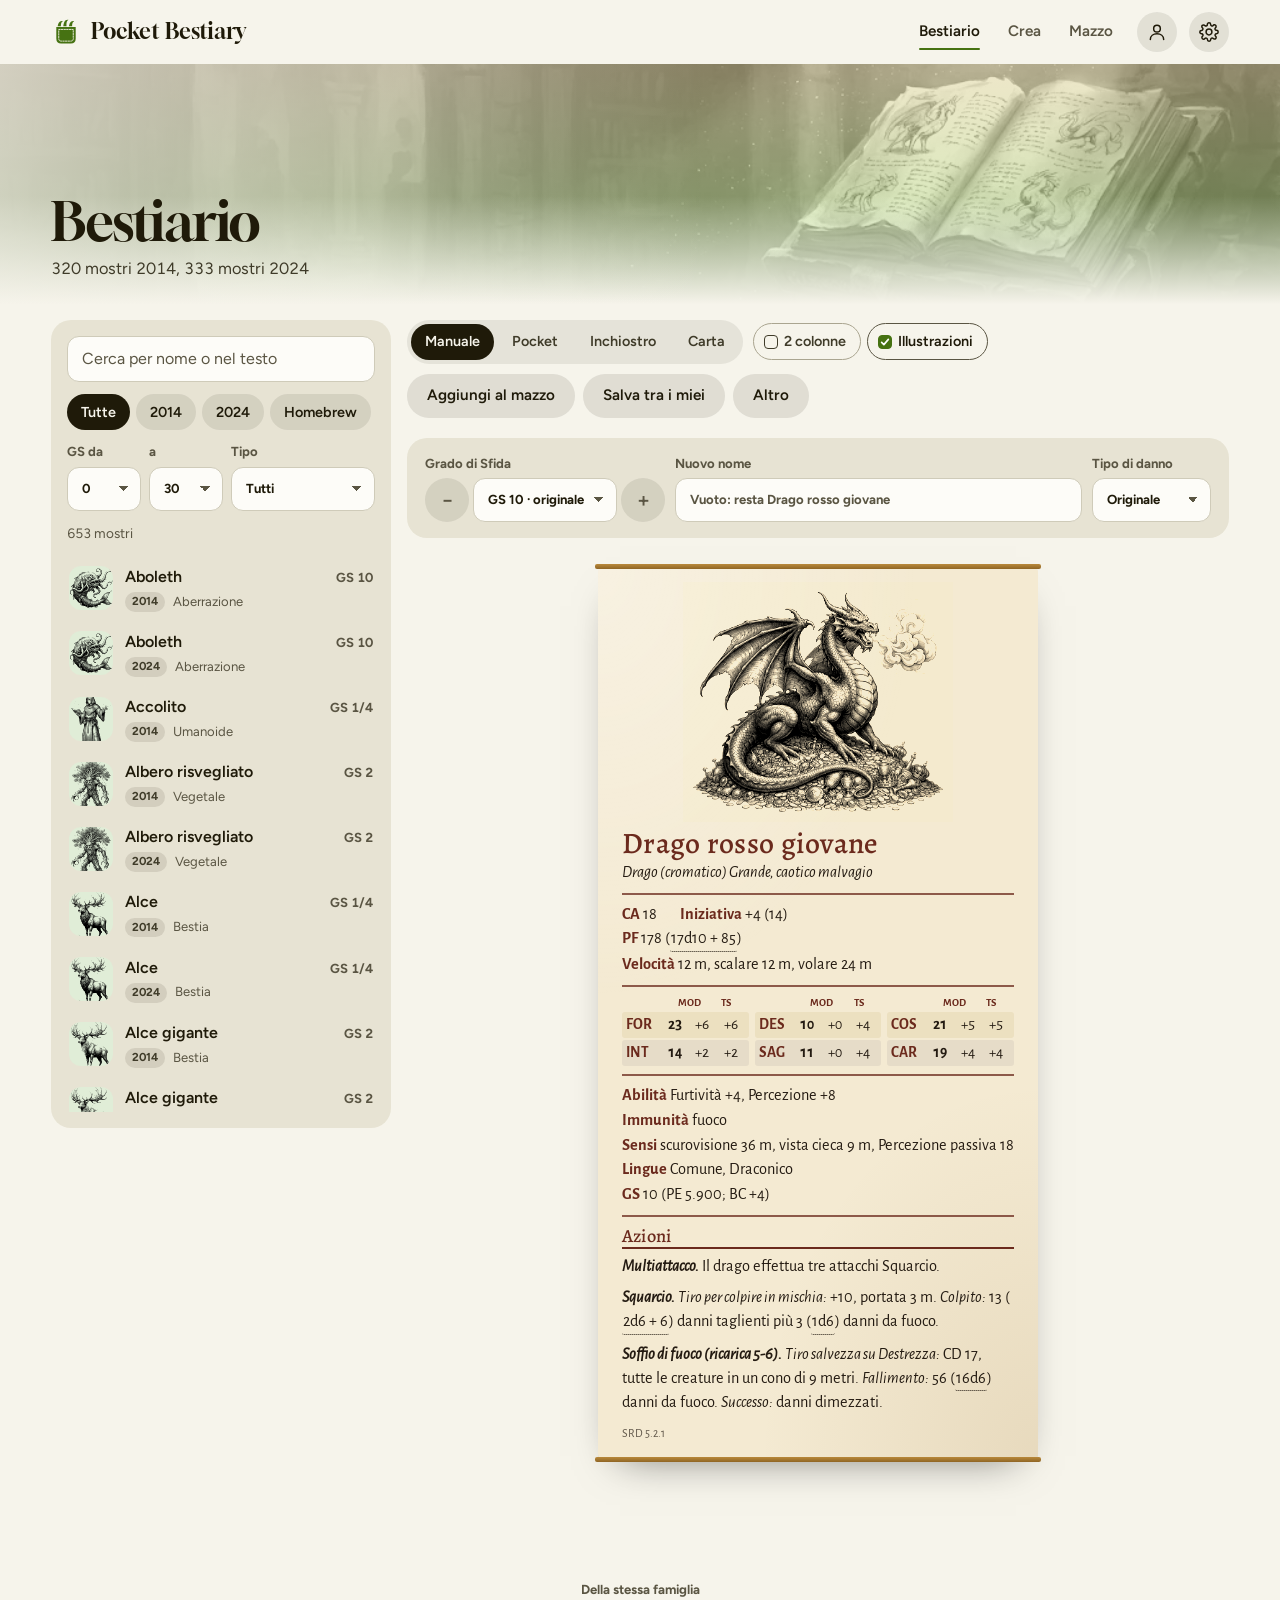
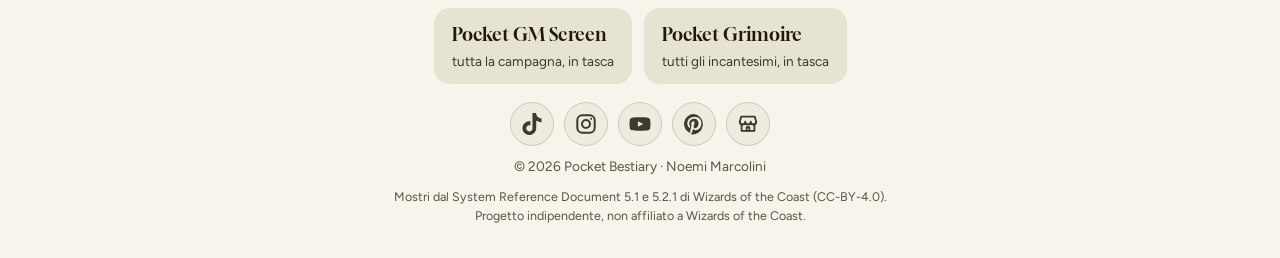
<file: index.html>
<!DOCTYPE html>
<html lang="it" data-theme="dark">
<head>
<meta charset="UTF-8">
<meta name="viewport" content="width=device-width, initial-scale=1, viewport-fit=cover">
<title>Pocket Bestiary</title>
<meta name="description" content="Le schede dei mostri di D&D 5e, 2014 e 2024: in stile manuale o a carte, con il Grado di Sfida che cambia con un tocco, e i tuoi mostri homebrew.">
<meta name="theme-color" content="#1a1612">
<meta property="og:type" content="website">
<meta property="og:url" content="https://pocket-bestiary.pages.dev/">
<meta property="og:site_name" content="Pocket Bestiary">
<meta property="og:title" content="Pocket Bestiary · Tutti i mostri, in tasca.">
<meta property="og:description" content="Le schede dei mostri di D&amp;D 5e, 2014 e 2024: stile manuale o carte da stampare, GS che cambia con un tocco, i tuoi homebrew. Gratis.">
<meta property="og:image" content="https://pocket-bestiary.pages.dev/brand/social/og.png">
<meta property="og:image:width" content="1200">
<meta property="og:image:height" content="630">
<meta property="og:locale" content="it_IT">
<meta name="twitter:card" content="summary_large_image">
<meta name="twitter:image" content="https://pocket-bestiary.pages.dev/brand/social/og.png">
<link rel="icon" href="icons/favicon.svg" type="image/svg+xml">
<link rel="apple-touch-icon" href="icons/apple-touch-icon.png">
<link rel="manifest" href="manifest.webmanifest">
<link rel="stylesheet" href="css/caratteri.css">
<link rel="stylesheet" href="css/app.css">
<link rel="stylesheet" href="css/schede.css">
<script>
  // Tema e tavolozza prima del primo disegno, per non lampeggiare
  try {
    var p = JSON.parse(localStorage.getItem('pb_prefs') || '{}');
    var t = p.tema || 'sistema';
    if (t === 'sistema') t = matchMedia('(prefers-color-scheme: light)').matches ? 'light' : 'dark';
    document.documentElement.dataset.theme = t;
    if (p.colore && p.colore !== 'muschio') document.documentElement.dataset.colore = p.colore;
  } catch (e) {}
</script>
</head>
<body>
<a class="salta" href="#principale">Vai al contenuto</a>

<header class="barra" id="barra">
  <a class="marchio" href="#bestiario" aria-label="Pocket Bestiary, torna al bestiario">
    <svg class="marchio-segno" viewBox="0 0 48 48" aria-hidden="true"><use href="#segno"/></svg>
    <span>Pocket Bestiary</span>
  </a>
  <nav class="voci" aria-label="Sezioni">
    <a class="voce" href="#bestiario" data-vista="bestiario">Bestiario</a>
    <a class="voce" href="#crea" data-vista="crea">Crea</a>
    <a class="voce" href="#mazzo" data-vista="mazzo">Mazzo <span class="conta" id="conta-mazzo" hidden>0</span></a>
  </nav>
  <button class="tondo conto" type="button" id="apri-account" aria-label="Accedi per salvare i tuoi mostri ovunque"><svg viewBox="0 0 24 24" aria-hidden="true"><circle cx="12" cy="8" r="4"/><path d="M4 21c0-4.4 3.6-7 8-7s8 2.6 8 7"/></svg><img alt="" hidden></button>
  <button class="tondo" type="button" id="apri-impostazioni" aria-label="Impostazioni">
    <svg viewBox="0 0 24 24" aria-hidden="true"><path d="M12 15.5a3.5 3.5 0 1 0 0-7 3.5 3.5 0 0 0 0 7Z"/><path d="M19.4 15a1.7 1.7 0 0 0 .3 1.8l.1.1a2 2 0 1 1-2.8 2.8l-.1-.1a1.7 1.7 0 0 0-1.8-.3 1.7 1.7 0 0 0-1 1.5V21a2 2 0 1 1-4 0v-.1a1.7 1.7 0 0 0-1.1-1.5 1.7 1.7 0 0 0-1.8.3l-.1.1a2 2 0 1 1-2.8-2.8l.1-.1a1.7 1.7 0 0 0 .3-1.8 1.7 1.7 0 0 0-1.5-1H3a2 2 0 1 1 0-4h.1a1.7 1.7 0 0 0 1.5-1.1 1.7 1.7 0 0 0-.3-1.8l-.1-.1a2 2 0 1 1 2.8-2.8l.1.1a1.7 1.7 0 0 0 1.8.3H9a1.7 1.7 0 0 0 1-1.5V3a2 2 0 1 1 4 0v.1a1.7 1.7 0 0 0 1 1.5 1.7 1.7 0 0 0 1.8-.3l.1-.1a2 2 0 1 1 2.8 2.8l-.1.1a1.7 1.7 0 0 0-.3 1.8V9a1.7 1.7 0 0 0 1.5 1H21a2 2 0 1 1 0 4h-.1a1.7 1.7 0 0 0-1.5 1Z"/></svg>
  </button>
</header>

<main id="principale" tabindex="-1">

  <!-- ══ BESTIARIO ══ -->
  <section class="vista" id="vista-bestiario" data-vista="bestiario">
    <div class="scena" aria-hidden="false">
      <svg class="scena-sfondo" viewBox="0 0 1200 220" preserveAspectRatio="xMidYMax slice" aria-hidden="true"><use href="#paesaggio"/></svg>
      <div class="sc-foto" aria-hidden="true"><img src="img/scene/bestiario.webp" alt="" decoding="async" onerror="this.parentNode.remove()"></div>
      <div class="scena-testo">
        <h1 class="titolo-pagina">Bestiario</h1>
        <p class="sottotitolo" id="riepilogo">Caricamento dei mostri…</p>
      </div>
    </div>

    <div class="lavoro bestiario" id="lavoro-bestiario">
      <aside class="elenco" aria-label="Elenco dei mostri">
        <div class="cerca">
          <label class="vis-nascosto" for="cerca">Cerca un mostro</label>
          <input class="campo" id="cerca" type="search" placeholder="Cerca per nome o nel testo" autocomplete="off">
        </div>
        <div class="filtri" role="group" aria-label="Edizione">
          <button class="scelta" type="button" data-ed="tutte" aria-pressed="true">Tutte</button>
          <button class="scelta" type="button" data-ed="2014" aria-pressed="false">2014</button>
          <button class="scelta" type="button" data-ed="2024" aria-pressed="false">2024</button>
          <button class="scelta" type="button" data-ed="homebrew" aria-pressed="false">Homebrew</button>
        </div>
        <div class="filtri-riga">
          <label class="mini">GS da
            <select class="campo stretto" id="gs-min"></select></label>
          <label class="mini">a
            <select class="campo stretto" id="gs-max"></select></label>
          <label class="mini largo">Tipo
            <select class="campo" id="filtro-tipo"><option value="">Tutti</option></select></label>
        </div>
        <p class="conta-risultati" id="conta-risultati" aria-live="polite"></p>
        <ol class="lista" id="lista"></ol>
      </aside>

      <div class="dettaglio" id="dettaglio">
        <div class="vuoto-dettaglio" id="vuoto-dettaglio">
          <h2 class="fascia">Scegli un mostro</h2>
          <p>Cercalo per nome a sinistra. Puoi cambiargli il Grado di Sfida, il nome e il tipo di danno, poi metterlo nel mazzo da stampare o salvarlo tra i tuoi.</p>
        </div>
        <div id="pannello-scheda" hidden>
          <button type="button" class="indietro" id="torna-elenco"><svg viewBox="0 0 24 24" aria-hidden="true"><path d="m15 6-6 6 6 6"/></svg>Tutti i mostri</button>
          <div class="comandi" id="comandi">
            <div class="vista-opzioni" id="stili"></div>
            <div class="comandi-azioni">
              <button class="btn quieto" type="button" id="btn-mazzo">Aggiungi al mazzo</button>
              <button class="btn quieto" type="button" id="btn-salva-hb">Salva tra i miei</button>
              <button class="btn quieto" type="button" id="btn-modifica" hidden>Modifica</button>
              <button class="btn quieto" type="button" id="btn-altro" aria-haspopup="menu" aria-expanded="false">Altro</button>
              <div class="menu" id="menu-altro" role="menu" hidden>
                <button type="button" role="menuitem" data-azione="immagine">Usa una tua immagine</button>
                <button type="button" role="menuitem" data-azione="togli-immagine" hidden>Torna all'illustrazione dell'app</button>
                <button type="button" role="menuitem" data-azione="stampa">Stampa la scheda</button>
                <button type="button" role="menuitem" data-azione="testo">Copia come testo</button>
                <button type="button" role="menuitem" data-azione="confronta">Confronta 2014 e 2024</button>
                <button type="button" role="menuitem" data-azione="elimina" class="pericolo" hidden>Elimina dai miei</button>
              </div>
            </div>
          </div>
          <input type="file" id="file-immagine" accept="image/*" hidden>
          <div class="personalizza">
            <div class="variante" id="variante"></div>
            <div class="barra-carta" id="barra-carta" hidden></div>
          </div>
          <div class="palco" id="palco"></div>
        </div>
      </div>
    </div>
  </section>

  <!-- ══ CREA ══ -->
  <section class="vista" id="vista-crea" data-vista="crea" hidden>
    <div class="scena bassa">
      <svg class="scena-sfondo" viewBox="0 0 1200 220" preserveAspectRatio="xMidYMax slice" aria-hidden="true"><use href="#paesaggio"/></svg>
      <div class="sc-foto" aria-hidden="true"><img src="img/scene/crea.webp" alt="" decoding="async" onerror="this.parentNode.remove()"></div>
      <div class="scena-testo">
        <h1 class="titolo-pagina" id="titolo-crea">Nuovo mostro</h1>
        <p class="sottotitolo">L'anteprima della scheda si aggiorna mentre scrivi.</p>
      </div>
    </div>
    <div class="lavoro crea">
      <form class="editor" id="editor" autocomplete="off" novalidate></form>
      <div class="anteprima">
        <div class="segmenti" role="group" aria-label="Stile dell'anteprima" id="stili-crea"></div>
        <div class="stima" id="stima"></div>
        <div class="palco" id="palco-crea"></div>
      </div>
    </div>
  </section>

  <!-- ══ MAZZO ══ -->
  <section class="vista" id="vista-mazzo" data-vista="mazzo" hidden>
    <div class="scena bassa">
      <svg class="scena-sfondo" viewBox="0 0 1200 220" preserveAspectRatio="xMidYMax slice" aria-hidden="true"><use href="#paesaggio"/></svg>
      <div class="sc-foto" aria-hidden="true"><img src="img/scene/mazzo.webp" alt="" decoding="async" onerror="this.parentNode.remove()"></div>
      <div class="scena-testo">
        <h1 class="titolo-pagina">Mazzo</h1>
        <p class="sottotitolo" id="riepilogo-mazzo">Le carte dei mostri da stampare e ritagliare.</p>
      </div>
    </div>
    <div class="lavoro mazzo">
      <div class="mazzo-opzioni">
        <div class="gruppo">
          <span class="etichetta">Formato</span>
          <div class="segmenti" role="group" aria-label="Formato delle carte" id="formati"></div>
        </div>
        <div class="gruppo">
          <span class="etichetta">Illustrazione</span>
          <div class="segmenti" role="group" aria-label="Dove va l'illustrazione" id="mazzo-posizione"></div>
        </div>
        <div class="gruppo" id="mazzo-altezza-g">
          <span class="etichetta">Altezza</span>
          <div class="segmenti" role="group" aria-label="Altezza dell'illustrazione sul fronte" id="mazzo-altezza"></div>
        </div>
        <label class="spunta"><input type="checkbox" id="opz-taglio" checked> Segni di taglio</label>
        <label class="spunta"><input type="checkbox" id="opz-retro"> Stampa anche il retro</label>
        <label class="spunta"><input type="checkbox" id="opz-colore" checked> Cornice colorata per tipo</label>
        <div class="mazzo-azioni">
          <button class="btn quieto" type="button" id="svuota-mazzo">Svuota</button>
          <button class="btn azione" type="button" id="stampa-mazzo">Stampa le carte</button>
        </div>
      </div>
      <div class="mazzo-vuoto" id="mazzo-vuoto">
        <h2 class="fascia">Il mazzo è vuoto</h2>
        <p>Apri un mostro nel Bestiario e scegli «Aggiungi al mazzo». Ogni mostro diventa una carta da gioco (o più carte, se il testo è lungo), con il Grado di Sfida che hai scelto.</p>
        <a class="btn azione" href="#bestiario">Vai al Bestiario</a>
      </div>
      <div class="tavolo" id="tavolo"></div>
    </div>
  </section>
</main>

<footer class="app-firma" aria-label="Famiglia Pocket, social e diritti">
  <nav class="famiglia" aria-label="Le altre app della famiglia">
    <span>Della stessa famiglia</span>
    <a href="https://pocketgmscreen.pages.dev/" target="_blank" rel="noopener"><strong>Pocket GM Screen</strong> tutta la campagna, in tasca</a>
    <a href="https://pocket-grimoire.pages.dev/" target="_blank" rel="noopener"><strong>Pocket Grimoire</strong> tutti gli incantesimi, in tasca</a>
  </nav>
  <div class="app-social"><a class="app-social-logo" href="https://www.tiktok.com/@nmarc68" target="_blank" rel="noopener" aria-label="Pocket GM Screen su TikTok" title="TikTok"><svg viewBox="0 0 24 24" width="22" height="22" aria-hidden="true"><path fill="currentColor" d="M12.53.02c1.31-.02 2.61-.01 3.91-.02.08 1.53.63 3.09 1.75 4.17 1.12 1.11 2.7 1.62 4.24 1.79v4.03c-1.44-.05-2.89-.35-4.2-.97-.57-.26-1.1-.59-1.62-.93-.01 2.92.01 5.84-.02 8.75-.08 1.4-.54 2.79-1.35 3.94-1.31 1.92-3.58 3.17-5.91 3.21-1.43.08-2.86-.31-4.08-1.03-2.02-1.19-3.44-3.37-3.65-5.71-.02-.5-.03-1-.01-1.49.18-1.9 1.12-3.72 2.58-4.96 1.66-1.44 3.98-2.13 6.15-1.72.02 1.48-.04 2.96-.04 4.44-.99-.32-2.15-.23-3.02.37-.63.41-1.11 1.04-1.36 1.75-.21.51-.15 1.07-.14 1.61.24 1.64 1.82 3.02 3.5 2.87 1.12-.01 2.19-.66 2.77-1.61.19-.33.4-.67.41-1.06.1-1.79.06-3.57.07-5.36.01-4.03-.01-8.05.02-12.07z"/></svg></a><a class="app-social-logo" href="https://www.instagram.com/pocketgmscreen/" target="_blank" rel="noopener" aria-label="Pocket GM Screen su Instagram" title="Instagram"><svg viewBox="0 0 24 24" width="22" height="22" aria-hidden="true" fill="none" stroke="currentColor" stroke-width="2.2"><rect x="2.5" y="2.5" width="19" height="19" rx="5.5"/><circle cx="12" cy="12" r="4.3"/><circle cx="17.6" cy="6.4" r="1.1" fill="currentColor" stroke="none"/></svg></a><a class="app-social-logo" href="https://www.youtube.com/@pocketgmscreen" target="_blank" rel="noopener" aria-label="Pocket GM Screen su YouTube" title="YouTube"><svg viewBox="0 0 24 24" width="22" height="22" aria-hidden="true"><path fill="currentColor" d="M23 7.2a3 3 0 0 0-2.1-2.1C19 4.6 12 4.6 12 4.6s-7 0-8.9.5A3 3 0 0 0 1 7.2 31 31 0 0 0 .5 12 31 31 0 0 0 1 16.8a3 3 0 0 0 2.1 2.1c1.9.5 8.9.5 8.9.5s7 0 8.9-.5a3 3 0 0 0 2.1-2.1 31 31 0 0 0 .5-4.8 31 31 0 0 0-.5-4.8ZM9.7 15.1V8.9l5.8 3.1-5.8 3.1Z"/></svg></a><a class="app-social-logo" href="https://www.pinterest.com/pocketgmscreen/" target="_blank" rel="noopener" aria-label="Pocket GM Screen su Pinterest" title="Pinterest"><svg viewBox="0 0 24 24" width="22" height="22" aria-hidden="true"><path fill="currentColor" d="M12 1a11 11 0 0 0-4 21.2c-.1-.9-.2-2.2 0-3.2l1.3-5.5s-.3-.7-.3-1.7c0-1.6.9-2.8 2.1-2.8 1 0 1.5.7 1.5 1.6 0 1-.6 2.5-1 3.9-.3 1.2.6 2.1 1.7 2.1 2.1 0 3.7-2.2 3.7-5.4 0-2.8-2-4.8-4.9-4.8-3.4 0-5.3 2.5-5.3 5.1 0 1 .4 2.1.9 2.7.1.1.1.2.1.4l-.3 1.4c0 .2-.2.3-.4.2-1.5-.7-2.4-2.9-2.4-4.7 0-3.8 2.8-7.3 8-7.3 4.2 0 7.4 3 7.4 7 0 4.1-2.6 7.5-6.3 7.5-1.2 0-2.4-.6-2.8-1.4l-.8 2.9c-.3 1.1-1 2.4-1.5 3.2A11 11 0 1 0 12 1Z"/></svg></a><a class="app-social-logo" href="https://gdr-sys.itch.io/pocket-gm-screen" target="_blank" rel="noopener" aria-label="Pocket GM Screen su itch.io" title="itch.io"><svg viewBox="0 0 24 24" width="22" height="22" aria-hidden="true" fill="none" stroke="currentColor" stroke-width="2" stroke-linejoin="round" stroke-linecap="round"><path d="M3 9.5 4.6 4h14.8L21 9.5"/><path d="M3 9.5a3 3 0 0 0 6 0 3 3 0 0 0 6 0 3 3 0 0 0 6 0"/><path d="M5 12v7.5h14V12"/><path d="M10.5 19.5v-4h3v4"/></svg></a></div>
  <p>© 2026 Pocket Bestiary · Noemi Marcolini</p>
  <p class="srd">Mostri dal System Reference Document 5.1 e 5.2.1 di Wizards of the Coast (CC-BY-4.0). Progetto indipendente, non affiliato a Wizards of the Coast.</p>
</footer>

<!-- ══ IMPOSTAZIONI ══ -->
<dialog class="finestra" id="impostazioni" aria-labelledby="titolo-imp">
  <form method="dialog" class="finestra-corpo">
    <div class="finestra-testa">
      <h2 id="titolo-imp">Impostazioni</h2>
      <button class="tondo" value="chiudi" aria-label="Chiudi"><svg viewBox="0 0 24 24" aria-hidden="true"><path d="M6 6l12 12M18 6 6 18"/></svg></button>
    </div>
    <section class="imp-gruppo conto-box" id="conto" aria-labelledby="titolo-conto">
      <span class="etichetta" id="titolo-conto">Il tuo account</span>
      <div id="conto-fuori">
        <p class="quieto-testo">Facoltativo. Con l’accesso i tuoi mostri, il mazzo e le preferenze ti seguono su ogni dispositivo. È lo stesso account di Pocket Grimoire.</p>
        <div class="riga-btn"><button class="btn azione" type="button" id="conto-google">Accedi con Google</button></div>
        <details class="conto-email">
          <summary>Oppure con email e password</summary>
          <div class="griglia due">
            <label class="campo-lab">Email<input class="campo" type="email" id="conto-mail" autocomplete="email"></label>
            <label class="campo-lab">Password<input class="campo" type="password" id="conto-pw" autocomplete="current-password" minlength="6"></label>
          </div>
          <div class="riga-btn">
            <button class="btn quieto" type="button" id="conto-entra">Accedi</button>
            <button class="btn quieto" type="button" id="conto-crea">Crea un account</button>
            <button class="btn quieto piccolo" type="button" id="conto-recupera">Ho dimenticato la password</button>
          </div>
        </details>
        <p class="conto-errore" id="conto-errore" role="alert" hidden></p>
      </div>
      <div id="conto-dentro" hidden>
        <p><strong id="conto-chi"></strong></p>
        <p class="quieto-testo" id="conto-stato"></p>
        <div class="riga-btn"><button class="btn quieto" type="button" id="conto-sync">Sincronizza ora</button><button class="btn quieto" type="button" id="conto-esci">Esci</button></div>
      </div>
    </section>
    <div class="imp-gruppo">
      <span class="etichetta">Luce</span>
      <div class="segmenti" role="group" aria-label="Luce" id="temi">
        <button type="button" data-tema="sistema">Come il dispositivo</button>
        <button type="button" data-tema="dark">Notte</button>
        <button type="button" data-tema="light">Giorno</button>
      </div>
    </div>
    <div class="imp-gruppo">
      <span class="etichetta">Tavolozza</span>
      <div class="tavolozze" id="tavolozze"></div>
    </div>
    <div class="imp-gruppo">
      <span class="etichetta">I tuoi mostri</span>
      <p class="quieto-testo">Restano su questo dispositivo. Salvali in un file per portarli altrove o per non perderli.</p>
      <div class="riga-btn">
        <button class="btn quieto" type="button" id="esporta">Salva in un file</button>
        <label class="btn quieto" for="importa">Carica da un file</label>
        <input type="file" id="importa" accept="application/json,.json" hidden>
      </div>
    </div>
    <div class="imp-gruppo crediti">
      <p>Pocket Bestiary © 2026 Noemi Marcolini. Fa parte della famiglia di <a href="https://pocketgmscreen.pages.dev/" target="_blank" rel="noopener">Pocket GM Screen</a>.</p>
      <p>I mostri vengono dal System Reference Document 5.1 (OGL 1.0a e CC-BY-4.0) e 5.2.1 (CC-BY-4.0) di Wizards of the Coast LLC. Progetto indipendente, non affiliato a Wizards of the Coast.</p>
    </div>
  </form>
</dialog>

<dialog class="finestra larga" id="confronto" aria-labelledby="titolo-confronto">
  <form method="dialog" class="finestra-corpo">
    <div class="finestra-testa">
      <h2 id="titolo-confronto">2014 e 2024</h2>
      <button class="tondo" value="chiudi" aria-label="Chiudi"><svg viewBox="0 0 24 24" aria-hidden="true"><path d="M6 6l12 12M18 6 6 18"/></svg></button>
    </div>
    <div class="confronto-griglia" id="confronto-griglia"></div>
  </form>
</dialog>

<dialog class="lente" id="lente" aria-label="Illustrazione"><figure><div class="tavola"><img id="lente-img" alt=""></div><figcaption id="lente-nome"></figcaption></figure><form method="dialog"><button class="tondo" aria-label="Chiudi"><svg viewBox="0 0 24 24" aria-hidden="true"><path d="M6 6l12 12M18 6 6 18"/></svg></button></form></dialog>

<div class="avviso" id="avviso" role="status" aria-live="polite" hidden></div>

<!-- Segni disegnati una volta e riusati -->
<svg width="0" height="0" style="position:absolute" aria-hidden="true">
  <defs>
    <mask id="pb-p" maskUnits="userSpaceOnUse" x="0" y="0" width="48" height="48"><rect width="48" height="48" fill="#fff"/><path d="M8.5 16h31v18.8q0 7.7-7.7 7.7H16.2q-7.7 0-7.7-7.7z" stroke="#000" stroke-width="2.8" stroke-linejoin="round"/></mask>
    <mask id="pb-c" maskUnits="userSpaceOnUse" x="0" y="0" width="48" height="48"><rect width="48" height="48" fill="#fff"/><path d="M12.4 19.9h23.2v14.6q0 4.1-4.1 4.1h-15q-4.1 0-4.1-4.1z" fill="none" stroke="#000" stroke-width="1.4" stroke-dasharray="2.3 1.9" stroke-linecap="round"/></mask>
    <symbol id="segno" viewBox="0 0 48 48">
      <g mask="url(#pb-p)"><path d="M10.5 19 C10.5 10.5 13.5 5.5 19 6.7 C15.7 8.5 15.1 12.5 16.5 19z"/><path d="M19.5 19 C19.5 8.2 22.5 3.2 28 4.4 C24.7 6.2 24.1 10.2 25.5 19z"/><path d="M28.5 19 C28.5 10.5 31.5 5.5 37 6.7 C33.7 8.5 33.1 12.5 34.5 19z"/></g>
      <path mask="url(#pb-c)" d="M8.5 16h31v18.8q0 7.7-7.7 7.7H16.2q-7.7 0-7.7-7.7z"/>
    </symbol>
    <symbol id="paesaggio" viewBox="0 0 1200 220">
      <rect width="1200" height="220" fill="var(--sc-c1)"/>
      <circle cx="930" cy="112" r="26" fill="var(--sc-luce)" opacity=".75"/>
      <path d="M0 150 L90 108 L160 128 L250 74 L330 118 L410 92 L520 132 L600 86 L700 120 L790 64 L880 112 L960 96 L1060 130 L1140 98 L1200 116 V220 H0Z" fill="var(--sc-m0)"/>
      <path d="M0 176 C120 150 210 168 320 150 C430 132 520 170 640 160 C760 150 850 128 980 150 C1080 166 1140 150 1200 156 V220 H0Z" fill="var(--sc-m1)"/>
      <path d="M0 200 C160 186 300 204 470 192 C640 180 760 206 930 196 C1050 189 1130 198 1200 194 V220 H0Z" fill="var(--sc-m2)"/>
    </symbol>
  </defs>
</svg>

<script src="js/testi.js"></script>
<script src="js/gs.js"></script>
<script src="js/dati.js"></script>
<script src="js/immagini.js"></script>
<script src="js/account.js"></script>
<script src="js/schede.js"></script>
<script src="js/editor.js"></script>
<script src="js/mazzo.js"></script>
<script src="js/app.js"></script>
</body>
</html>
</file>
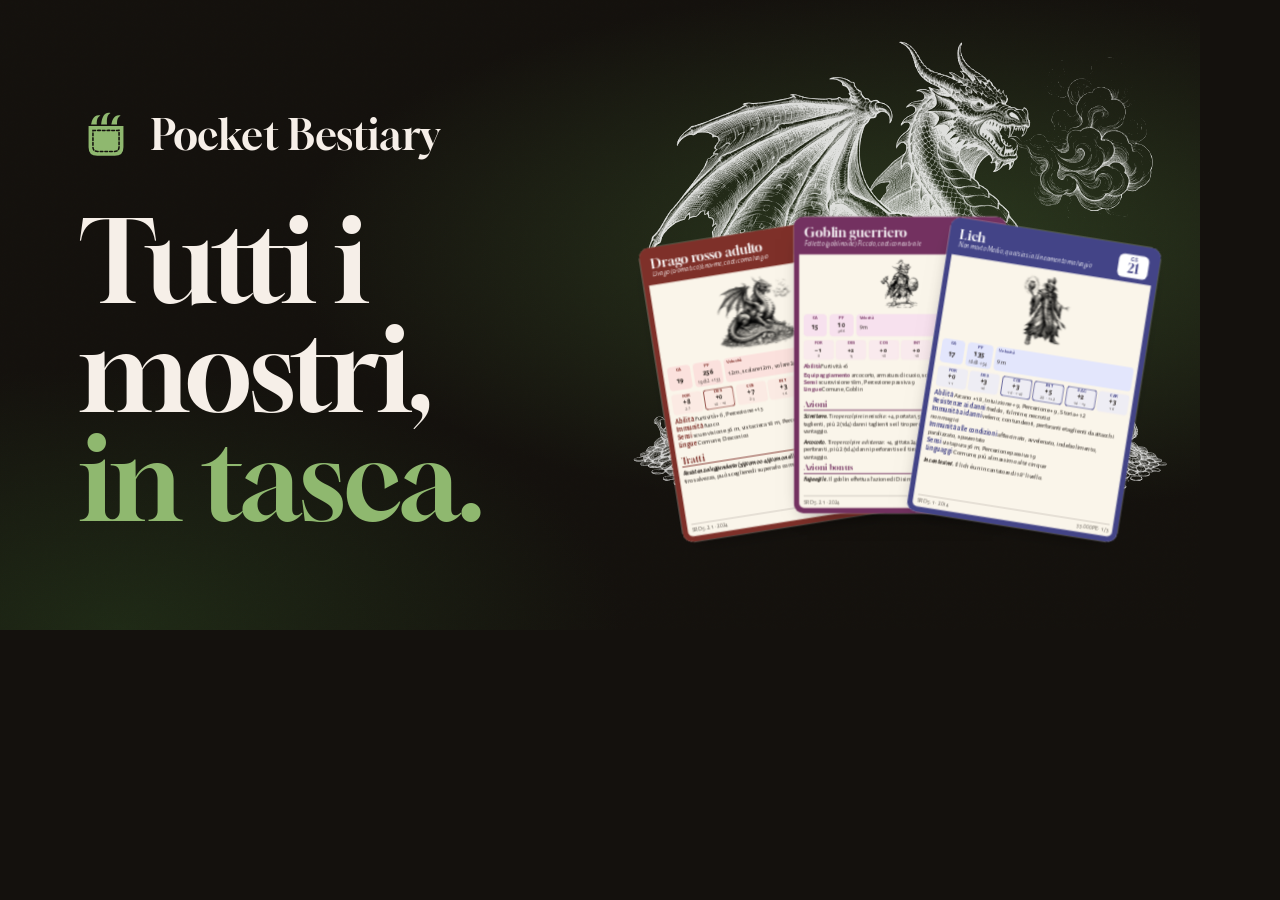
<file: brand/social/genera.html>
<!DOCTYPE html>
<html lang="it" data-theme="dark">
<head>
<meta charset="UTF-8">
<base href="/">
<title>Pocket Bestiary · immagini social</title>
<!-- Pagina di servizio: compone le immagini per i social con le carte vere dell'app.
     Si apre con ?f=og | post | post-carte | storia | facebook | x | youtube | linkedin | profilo | pinterest
     e si fotografa alla misura del formato (vedi genera.sh). -->
<link rel="stylesheet" href="css/caratteri.css">
<link rel="stylesheet" href="css/app.css">
<link rel="stylesheet" href="css/schede.css">
<style>
  :root { --verde: #4f7a3c; --verde-chiaro: #8fb86f; --inchiostro: #14110d; --carta: #f6efe8; }
  html, body { margin: 0; width: var(--W); height: var(--H); overflow: hidden; background: var(--inchiostro); }
  .tela { position: relative; width: var(--W); height: var(--H); overflow: hidden; color: var(--carta); font-family: Figtree, sans-serif;
    background: radial-gradient(90% 70% at 78% 40%, #2c3a1f 0%, transparent 60%), radial-gradient(60% 60% at 10% 100%, #1f2a16 0%, transparent 70%), var(--inchiostro); }
  .grana { position: absolute; inset: 0; opacity: .08; background-image: url("data:image/svg+xml,%3Csvg xmlns='http://www.w3.org/2000/svg' width='160' height='160'%3E%3Cfilter id='n'%3E%3CfeTurbulence baseFrequency='.9' numOctaves='2'/%3E%3C/filter%3E%3Crect width='160' height='160' filter='url(%23n)'/%3E%3C/svg%3E"); mix-blend-mode: overlay; }
  .marchio-s { display: flex; align-items: center; gap: calc(var(--u) * .5); font-family: Gloock, Georgia, serif; font-size: calc(var(--u) * 1.15); }
  .marchio-s svg { width: calc(var(--u) * 1.5); height: calc(var(--u) * 1.5); fill: var(--verde-chiaro); }
  h1 { font-family: Gloock, Georgia, serif; font-weight: 400; letter-spacing: -.02em; line-height: .98; margin: 0; font-size: calc(var(--u) * 3.1); text-wrap: balance; }
  h1 em { font-style: normal; color: var(--verde-chiaro); }
  .sotto { font-size: calc(var(--u) * .95); line-height: 1.35; color: #d9d2c4; max-width: 30ch; margin: calc(var(--u) * .7) 0 0; }
  .pillole { display: flex; flex-wrap: wrap; gap: calc(var(--u) * .35); margin-top: calc(var(--u) * .9); }
  .pillole span { border-radius: 999px; padding: calc(var(--u) * .22) calc(var(--u) * .6); background: rgba(246,239,232,.1); font-weight: 600; font-size: calc(var(--u) * .62); }
  .url { font-weight: 700; font-size: calc(var(--u) * .62); color: var(--verde-chiaro); }
  .mazzo { position: absolute; display: flex; }
  .mazzo .carta { position: absolute; transform-origin: 50% 100%; box-shadow: inset 0 0 0 1.6mm var(--cornice), 0 30px 60px -20px rgba(0,0,0,.8) !important; }
  .belva { position: absolute; mix-blend-mode: screen; filter: grayscale(1) brightness(1.18) contrast(1.35) invert(1); opacity: .85; }
  .testo { position: absolute; }
  /* profilo */
  .profilo { display: grid; place-items: center; background: var(--verde); }
  .profilo svg { width: calc(var(--W) * .62); height: calc(var(--W) * .62); fill: var(--carta); }
</style>
</head>
<body>
<div class="tela" id="tela"><div class="grana"></div></div>
<svg width="0" height="0" style="position:absolute" aria-hidden="true"><defs>
  <mask id="pb-p" maskUnits="userSpaceOnUse" x="0" y="0" width="48" height="48"><rect width="48" height="48" fill="#fff"/><path d="M8.5 16h31v18.8q0 7.7-7.7 7.7H16.2q-7.7 0-7.7-7.7z" stroke="#000" stroke-width="2.8" stroke-linejoin="round"/></mask>
  <mask id="pb-c" maskUnits="userSpaceOnUse" x="0" y="0" width="48" height="48"><rect width="48" height="48" fill="#fff"/><path d="M12.4 19.9h23.2v14.6q0 4.1-4.1 4.1h-15q-4.1 0-4.1-4.1z" fill="none" stroke="#000" stroke-width="1.4" stroke-dasharray="2.3 1.9" stroke-linecap="round"/></mask>
  <symbol id="segno" viewBox="0 0 48 48"><g mask="url(#pb-p)"><path d="M10.5 19 C10.5 10.5 13.5 5.5 19 6.7 C15.7 8.5 15.1 12.5 16.5 19z"/><path d="M19.5 19 C19.5 8.2 22.5 3.2 28 4.4 C24.7 6.2 24.1 10.2 25.5 19z"/><path d="M28.5 19 C28.5 10.5 31.5 5.5 37 6.7 C33.7 8.5 33.1 12.5 34.5 19z"/></g><path mask="url(#pb-c)" d="M8.5 16h31v18.8q0 7.7-7.7 7.7H16.2q-7.7 0-7.7-7.7z"/></symbol>
</defs></svg>
<script src="js/testi.js"></script>
<script src="js/gs.js"></script>
<script src="js/dati.js"></script>
<script src="js/immagini.js"></script>
<script src="js/schede.js"></script>
<script>
(async () => {
  const F = {
    og:        [1200, 630],  post: [1080, 1080], 'post-carte': [1080, 1080], storia: [1080, 1920],
    facebook:  [1640, 624],  x: [1500, 500],      youtube: [2560, 1440],     linkedin: [1584, 396],
    profilo:   [1080, 1080], pinterest: [1000, 1500],
  };
  const f = new URLSearchParams(location.search).get('f') || 'og';
  const [W, H] = F[f];
  const u = f === 'youtube' ? 40 : Math.min(W, H * 1.6) / 28;                 // unità tipografica
  document.documentElement.style.cssText = '--W:' + W + 'px;--H:' + H + 'px;--u:' + u + 'px';
  const tela = document.getElementById('tela');
  // I testi lunghi vanno via dal backtick per tenere le virgolette leggibili
  const SLOGAN = 'Tutti i mostri, <em>in tasca.</em>';
  const SOTTO = 'Le schede dei mostri di D&D 5e, 2014 e 2024: stile manuale o carte da stampare, GS che cambia con un tocco, i tuoi homebrew.';
  const marchio = '<div class="marchio-s"><svg viewBox="0 0 48 48"><use href="#segno"/></svg>Pocket Bestiary</div>';
  const pillole = '<div class="pillole"><span>653 mostri SRD</span><span>2014 e 2024</span><span>Cambio GS</span><span>Carte da stampare</span><span>Gratis</span></div>';

  if (f === 'profilo') { tela.className = 'tela profilo'; tela.innerHTML = "<svg style=\"width:62%;height:62%\" xmlns=\"http://www.w3.org/2000/svg\" viewBox=\"0 0 48 48\"><defs><mask id=\"p\" maskUnits=\"userSpaceOnUse\" x=\"0\" y=\"0\" width=\"48\" height=\"48\"><rect width=\"48\" height=\"48\" fill=\"#fff\"/><path d=\"M8.5 16h31v18.8q0 7.7-7.7 7.7H16.2q-7.7 0-7.7-7.7z\" stroke=\"#000\" stroke-width=\"2.8\" stroke-linejoin=\"round\"/></mask><mask id=\"c\" maskUnits=\"userSpaceOnUse\" x=\"0\" y=\"0\" width=\"48\" height=\"48\"><rect width=\"48\" height=\"48\" fill=\"#fff\"/><path d=\"M12.4 19.9h23.2v14.6q0 4.1-4.1 4.1h-15q-4.1 0-4.1-4.1z\" fill=\"none\" stroke=\"#000\" stroke-width=\"1.4\" stroke-dasharray=\"2.3 1.9\" stroke-linecap=\"round\"/></mask></defs><g fill=\"#f6efe8\"><g mask=\"url(#p)\"><path d=\"M10.5 19 C10.5 10.5 13.5 5.5 19 6.7 C15.7 8.5 15.1 12.5 16.5 19z\"/><path d=\"M19.5 19 C19.5 8.2 22.5 3.2 28 4.4 C24.7 6.2 24.1 10.2 25.5 19z\"/><path d=\"M28.5 19 C28.5 10.5 31.5 5.5 37 6.7 C33.7 8.5 33.1 12.5 34.5 19z\"/></g><path mask=\"url(#c)\" d=\"M8.5 16h31v18.8q0 7.7-7.7 7.7H16.2q-7.7 0-7.7-7.7z\"/></g></svg>\n"; document.title = 'pronto'; return; }

  await Promise.all([Dati.carica(), Immagini.carica()]);
  await document.fonts.ready;
  const carte = ['2024:drago_rosso_adulto', '2024:goblin_guerriero', '2014:lich', '2024:orsogufo'].map(r => {
    const m = Dati.trova(r); return Schede.carte(m, { formato: 'poker', immagine: true })[0];
  });
  // Area visiva: illustrazione sullo sfondo e ventaglio di carte che si adatta all'area
  const CW = 238, CH = 333;   // carta poker a 96 dpi
  const vis = (x, y, w, h, belvaId, n = 3) => {
    const largh = CW + (n - 1) * 150 + 80, alt = CH + 60;
    const sc = Math.min(h * .78 / alt, w * .92 / largh);
    const ventaglio = carte.slice(0, n).map((c, k) => { const d = k - (n - 1) / 2;
      return c.replace('style="--w', 'style="position:absolute;left:' + (d * 150 - CW / 2) + 'px;top:' + (-CH / 2 + Math.abs(d) * 16) + 'px;transform:rotate(' + d * 9 + 'deg);--w'); }).join('');
    return '<div style="position:absolute;left:' + x + 'px;top:' + y + 'px;width:' + w + 'px;height:' + h + 'px">' +
      (belvaId ? '<img class="belva" src="img/mostri/' + belvaId + '.webp" alt="" style="left:' + (w * .02) + 'px;top:' + (-h * .06) + 'px;width:' + (w * .96) + 'px;height:' + (h * 1.0) + 'px;object-fit:contain">' : '') +
      '<div style="position:absolute;left:50%;top:' + (h * .58) + 'px;transform:scale(' + sc + ')">' + ventaglio + '</div></div>';
  };
  const testo = (x, y, w, conSotto = true, conPillole = true) => '<div class="testo" style="left:' + x + 'px;top:' + y + 'px;width:' + w + 'px">' + marchio + '<h1 style="margin-top:' + u * 1.1 + 'px">' + SLOGAN + '</h1>' + (conSotto ? '<p class="sotto">' + SOTTO + '</p>' : '') + (conPillole ? pillole : '') + '</div>';

  let h = '';
  const m = u * 2.2;
  if (f === 'og')         h = testo(m, m * 1.3, W * .46, false, false) + vis(W * .5, 0, W * .5, H, 'drago_rosso');
  if (f === 'x')          h = testo(m, H * .16, W * .5, false, false) + vis(W * .55, 0, W * .45, H, 'drago_rosso');
  if (f === 'facebook')   h = testo(m * 1.4, H * .2, W * .48, false, true) + vis(W * .55, 0, W * .42, H, 'lich');
  if (f === 'linkedin')   h = testo(m, H * .14, W * .55, false, false) + vis(W * .6, 0, W * .38, H, 'lich');
  if (f === 'youtube')    h = testo(W * .22, H * .37, W * .32, false, true) + vis(W * .54, H * .33, W * .26, H * .34, 'drago_rosso');
  if (f === 'post')       h = testo(m, m, W * .8, true, false) + vis(0, H * .5, W, H * .5, 'drago_rosso');
  if (f === 'post-carte') h = testo(m, m, W * .85, false, false) + vis(0, H * .3, W, H * .7, null);
  if (f === 'storia')     h = testo(m, H * .09, W * .84, true, true) + vis(0, H * .47, W, H * .5, 'drago_rosso');
  if (f === 'pinterest')  h = testo(m, H * .06, W * .84, true, true) + vis(0, H * .46, W, H * .52, 'orsogufo');
  tela.insertAdjacentHTML('beforeend', h);
  await Promise.all([...document.images].map(i => i.complete ? 0 : new Promise(r => { i.onload = i.onerror = r; })));
  document.title = 'pronto';
})();
</script>
</body>
</html>
</file>
<file: css/caratteri.css>
/* Caratteri incorporati (SIL Open Font License): Figtree e Gloock come Pocket GM Screen, Alegreya per lo stile Manuale. */
@font-face{font-family:'Figtree';font-style:normal;font-weight:300 800;font-display:swap;src:url(../assets/fonts/figtree-400-latin-3c512d.woff2) format('woff2');unicode-range:U+0000-00FF, U+0131, U+0152-0153, U+02BB-02BC, U+02C6, U+02DA, U+02DC, U+0304, U+0308, U+0329, U+2000-206F, U+20AC, U+2122, U+2191, U+2193, U+2212, U+2215, U+FEFF, U+FFFD}
@font-face{font-family:'Figtree';font-style:normal;font-weight:300 800;font-display:swap;src:url(../assets/fonts/figtree-400-latin-ext-467cc9.woff2) format('woff2');unicode-range:U+0100-02BA, U+02BD-02C5, U+02C7-02CC, U+02CE-02D7, U+02DD-02FF, U+0304, U+0308, U+0329, U+1D00-1DBF, U+1E00-1E9F, U+1EF2-1EFF, U+2020, U+20A0-20AB, U+20AD-20C4, U+2113, U+2C60-2C7F, U+A720-A7FF}
@font-face{font-family:'Figtree';font-style:italic;font-weight:300 800;font-display:swap;src:url(../assets/fonts/figtree-400i-latin-e8e776.woff2) format('woff2');unicode-range:U+0000-00FF, U+0131, U+0152-0153, U+02BB-02BC, U+02C6, U+02DA, U+02DC, U+0304, U+0308, U+0329, U+2000-206F, U+20AC, U+2122, U+2191, U+2193, U+2212, U+2215, U+FEFF, U+FFFD}
@font-face{font-family:'Figtree';font-style:italic;font-weight:300 800;font-display:swap;src:url(../assets/fonts/figtree-400i-latin-ext-6bec9b.woff2) format('woff2');unicode-range:U+0100-02BA, U+02BD-02C5, U+02C7-02CC, U+02CE-02D7, U+02DD-02FF, U+0304, U+0308, U+0329, U+1D00-1DBF, U+1E00-1E9F, U+1EF2-1EFF, U+2020, U+20A0-20AB, U+20AD-20C4, U+2113, U+2C60-2C7F, U+A720-A7FF}
@font-face{font-family:'Gloock';font-style:normal;font-weight:400;font-display:swap;src:url(../assets/fonts/gloock-400-latin-d8b731.woff2) format('woff2');unicode-range:U+0000-00FF, U+0131, U+0152-0153, U+02BB-02BC, U+02C6, U+02DA, U+02DC, U+0304, U+0308, U+0329, U+2000-206F, U+20AC, U+2122, U+2191, U+2193, U+2212, U+2215, U+FEFF, U+FFFD}
@font-face{font-family:'Gloock';font-style:normal;font-weight:400;font-display:swap;src:url(../assets/fonts/gloock-400-latin-ext-2fbf99.woff2) format('woff2');unicode-range:U+0100-02BA, U+02BD-02C5, U+02C7-02CC, U+02CE-02D7, U+02DD-02FF, U+0304, U+0308, U+0329, U+1D00-1DBF, U+1E00-1E9F, U+1EF2-1EFF, U+2020, U+20A0-20AB, U+20AD-20C4, U+2113, U+2C60-2C7F, U+A720-A7FF}
@font-face{font-family:'Alegreya';font-style:normal;font-weight:400 800;font-display:swap;src:url(../assets/fonts/alegreya-500-latin-67aff4.woff2) format('woff2');unicode-range:U+0000-00FF, U+0131, U+0152-0153, U+02BB-02BC, U+02C6, U+02DA, U+02DC, U+0304, U+0308, U+0329, U+2000-206F, U+20AC, U+2122, U+2191, U+2193, U+2212, U+2215, U+FEFF, U+FFFD}
@font-face{font-family:'Alegreya';font-style:normal;font-weight:400 800;font-display:swap;src:url(../assets/fonts/alegreya-500-latin-ext-1cb89f.woff2) format('woff2');unicode-range:U+0100-02BA, U+02BD-02C5, U+02C7-02CC, U+02CE-02D7, U+02DD-02FF, U+0304, U+0308, U+0329, U+1D00-1DBF, U+1E00-1E9F, U+1EF2-1EFF, U+2020, U+20A0-20AB, U+20AD-20C4, U+2113, U+2C60-2C7F, U+A720-A7FF}
@font-face{font-family:'Alegreya Sans';font-style:normal;font-weight:400;font-display:swap;src:url(../assets/fonts/alegreya-sans-400-latin-634389.woff2) format('woff2');unicode-range:U+0000-00FF, U+0131, U+0152-0153, U+02BB-02BC, U+02C6, U+02DA, U+02DC, U+0304, U+0308, U+0329, U+2000-206F, U+20AC, U+2122, U+2191, U+2193, U+2212, U+2215, U+FEFF, U+FFFD}
@font-face{font-family:'Alegreya Sans';font-style:normal;font-weight:400;font-display:swap;src:url(../assets/fonts/alegreya-sans-400-latin-ext-a10220.woff2) format('woff2');unicode-range:U+0100-02BA, U+02BD-02C5, U+02C7-02CC, U+02CE-02D7, U+02DD-02FF, U+0304, U+0308, U+0329, U+1D00-1DBF, U+1E00-1E9F, U+1EF2-1EFF, U+2020, U+20A0-20AB, U+20AD-20C4, U+2113, U+2C60-2C7F, U+A720-A7FF}
@font-face{font-family:'Alegreya Sans';font-style:italic;font-weight:400;font-display:swap;src:url(../assets/fonts/alegreya-sans-400i-latin-034fe9.woff2) format('woff2');unicode-range:U+0000-00FF, U+0131, U+0152-0153, U+02BB-02BC, U+02C6, U+02DA, U+02DC, U+0304, U+0308, U+0329, U+2000-206F, U+20AC, U+2122, U+2191, U+2193, U+2212, U+2215, U+FEFF, U+FFFD}
@font-face{font-family:'Alegreya Sans';font-style:normal;font-weight:700;font-display:swap;src:url(../assets/fonts/alegreya-sans-700-latin-f8d8d1.woff2) format('woff2');unicode-range:U+0000-00FF, U+0131, U+0152-0153, U+02BB-02BC, U+02C6, U+02DA, U+02DC, U+0304, U+0308, U+0329, U+2000-206F, U+20AC, U+2122, U+2191, U+2193, U+2212, U+2215, U+FEFF, U+FFFD}
@font-face{font-family:'Alegreya Sans';font-style:normal;font-weight:700;font-display:swap;src:url(../assets/fonts/alegreya-sans-700-latin-ext-59dba5.woff2) format('woff2');unicode-range:U+0100-02BA, U+02BD-02C5, U+02C7-02CC, U+02CE-02D7, U+02DD-02FF, U+0304, U+0308, U+0329, U+1D00-1DBF, U+1E00-1E9F, U+1EF2-1EFF, U+2020, U+20A0-20AB, U+20AD-20C4, U+2113, U+2C60-2C7F, U+A720-A7FF}
</file>
<file: css/app.css>
/* Pocket Bestiary — © 2026 Noemi Marcolini. Tutti i diritti riservati. Vedi LICENSE. */
/* ============================================================
   APP.CSS — Lo stesso sistema di Pocket GM Screen (DESIGN.md):
   scena in cima, tessere tonde e piatte, Gloock per i titoli e
   Figtree per il testo. Tutti i colori nascono da tre numeri
   (tinta del fondo, tinta d'accento, intensità): la tavolozza
   predefinita è "muschio", il verde del marchio.
   ============================================================ */

/* ── Tavolozze ── */
:root { --h: 95; --ha: 132; --k: 1; --ca: .13; }
[data-colore="brace"]      { --h: 40;  --ha: 52;  --k: 1;   --ca: .17; }
[data-colore="grafite"]    { --h: 255; --ha: 255; --k: .22; --ca: .015; }
[data-colore="bosco"]      { --h: 155; --ha: 160; --k: 1;   --ca: .12; }
[data-colore="cuoio"]      { --h: 62;  --ha: 70;  --k: 1.4; --ca: .12; }
[data-colore="inchiostro"] { --h: 262; --ha: 232; --k: 1.3; --ca: .14; }
[data-colore="vino"]       { --h: 8;   --ha: 14;  --k: 1.2; --ca: .17; }
[data-colore="nero"]       { --h: 80;  --ha: 85;  --k: 0;   --ca: .14; }

/* Giorno */
:root {
  --fondo:       oklch(96.5% calc(.012 * var(--k)) var(--h));
  --fondo-alto:  oklch(94% calc(.016 * var(--k)) var(--h));
  --tessera:     oklch(91.5% calc(.022 * var(--k)) var(--h));
  --tessera-su:  oklch(89.5% calc(.026 * var(--k)) var(--h));
  --campo-bg:    oklch(99% calc(.005 * var(--k)) var(--h));
  --testo:       oklch(22% calc(.03 * var(--k)) var(--h));
  --testo-medio: oklch(35% calc(.03 * var(--k)) var(--h));
  --testo-quieto:oklch(45% calc(.03 * var(--k)) var(--h));
  --filo:        oklch(84% calc(.025 * var(--k)) var(--h));
  --filo-forte:  oklch(72% calc(.03 * var(--k)) var(--h));
  --ac:          oklch(50% var(--ca) var(--ha));
  --ac-testo:    oklch(42% var(--ca) var(--ha));
  --sul-ac:      #fff;
  --pericolo:    oklch(50% .17 27);
  --sc-c1: oklch(90% calc(.04 * var(--k)) var(--h));
  --sc-luce: oklch(97% calc(var(--ca) * .4) var(--ha));
  --sc-c2: oklch(84% calc(var(--ca) * .6) var(--ha));
  --sc-m0: oklch(80% calc(.045 * var(--k)) var(--h));
  --sc-m1: oklch(70% calc(.05 * var(--k)) var(--h));
  --sc-m2: oklch(60% calc(.05 * var(--k)) var(--h));
  --font-titoli: 'Gloock', Georgia, 'Times New Roman', serif;
  --font-testo: 'Figtree', system-ui, -apple-system, 'Segoe UI', sans-serif;
  --raggio: 20px;
  --margine: clamp(16px, 4vw, 56px);
  color-scheme: light;
}
/* Notte */
[data-theme="dark"] {
  --fondo:       oklch(13% calc(.02 * var(--k)) var(--h));
  --fondo-alto:  oklch(17% calc(.024 * var(--k)) var(--h));
  --tessera:     oklch(22% calc(.03 * var(--k)) var(--h));
  --tessera-su:  oklch(25% calc(.034 * var(--k)) var(--h));
  --campo-bg:    oklch(15% calc(.02 * var(--k)) var(--h));
  --testo:       oklch(94% calc(.02 * var(--k)) var(--h));
  --testo-medio: oklch(85% calc(.025 * var(--k)) var(--h));
  --testo-quieto:oklch(74% calc(.03 * var(--k)) var(--h));
  --filo:        oklch(30% calc(.03 * var(--k)) var(--h));
  --filo-forte:  oklch(41% calc(.035 * var(--k)) var(--h));
  --ac:          oklch(74% var(--ca) var(--ha));
  --ac-testo:    oklch(80% calc(var(--ca) * .9) var(--ha));
  --sul-ac:      oklch(17% .03 var(--ha));
  --pericolo:    oklch(70% .15 27);
  --sc-c1: oklch(19% calc(.05 * var(--k)) var(--h));
  --sc-luce: oklch(72% var(--ca) var(--ha));
  --sc-c2: oklch(36% calc(var(--ca) * .75) var(--ha));
  --sc-m0: oklch(27% calc(.045 * var(--k)) var(--h));
  --sc-m1: oklch(21% calc(.04 * var(--k)) var(--h));
  --sc-m2: oklch(16% calc(.03 * var(--k)) var(--h));
  color-scheme: dark;
}
[data-theme="dark"][data-colore="nero"] { --fondo: #000; --fondo-alto: oklch(11% 0 0); --tessera: oklch(16% 0 0); --tessera-su: oklch(20% 0 0); --campo-bg: oklch(9% 0 0); }

/* ── Base ── */
*, *::before, *::after { box-sizing: border-box; }
html { -webkit-text-size-adjust: 100%; }
body { margin: 0; background: var(--fondo); color: var(--testo); font-family: var(--font-testo); font-size: 1rem; line-height: 1.55; overflow-x: clip; }
h1, h2, h3 { font-family: var(--font-titoli); font-weight: 400; letter-spacing: -0.01em; margin: 0; text-wrap: balance; }
p { margin: 0; }
a { color: var(--ac-testo); text-underline-offset: 3px; }
button, input, select, textarea { font: inherit; color: inherit; }
::selection { background: color-mix(in oklch, var(--ac) 35%, transparent); }
:focus-visible { outline: 2px solid var(--ac); outline-offset: 3px; }
input, textarea { caret-color: var(--ac); }
* { scrollbar-color: var(--filo-forte) transparent; scrollbar-width: thin; }
[hidden] { display: none !important; }
.vis-nascosto { position: absolute; width: 1px; height: 1px; overflow: hidden; clip: rect(0 0 0 0); white-space: nowrap; }
.salta { position: absolute; left: 12px; top: -60px; background: var(--ac); color: var(--sul-ac); padding: 8px 14px; border-radius: 999px; z-index: 100; }
.salta:focus { top: 12px; }
svg { fill: currentColor; }

/* ── Barra in alto ── */
.barra { position: sticky; top: 0; z-index: 30; display: flex; align-items: center; gap: 12px; padding: 10px var(--margine); padding-top: calc(10px + env(safe-area-inset-top, 0px)); padding-left: max(var(--margine), env(safe-area-inset-left, 0px)); padding-right: max(var(--margine), env(safe-area-inset-right, 0px)); background: color-mix(in oklch, var(--fondo) 88%, transparent); backdrop-filter: saturate(1.2) blur(10px); }
.marchio { display: flex; align-items: center; gap: 10px; text-decoration: none; color: var(--testo); font-family: var(--font-titoli); font-size: 1.35rem; white-space: nowrap; }
.marchio-segno { width: 30px; height: 30px; color: var(--ac); flex: none; }
.voci { display: flex; gap: 4px; margin-left: auto; }
.voce { position: relative; display: inline-flex; align-items: center; gap: 6px; padding: 10px 12px; color: var(--testo-quieto); text-decoration: none; font-weight: 600; font-size: .95rem; border-radius: 999px; }
.voce:hover { color: var(--testo); }
.voce[aria-current="page"] { color: var(--testo); }
.voce[aria-current="page"]::after { content: ''; position: absolute; left: 12px; right: 12px; bottom: 4px; height: 2px; background: var(--ac); border-radius: 2px; }
.conta { min-width: 22px; height: 22px; padding: 0 6px; border-radius: 999px; background: var(--ac); color: var(--sul-ac); font-size: .78rem; display: inline-grid; place-items: center; font-variant-numeric: tabular-nums; }
.tondo { width: 40px; height: 40px; border-radius: 50%; border: 0; display: grid; place-items: center; background: color-mix(in oklch, var(--testo) 9%, transparent); cursor: pointer; flex: none; }
.tondo:hover { background: color-mix(in oklch, var(--testo) 16%, transparent); }
.tondo svg { width: 20px; height: 20px; fill: none; stroke: currentColor; stroke-width: 1.8; stroke-linecap: round; stroke-linejoin: round; }
@media (max-width: 640px) {
  .marchio span { display: none; }
  .voci { margin-left: 0; flex: 1; justify-content: center; }
  .voce { padding: 10px 9px; }
}

/* ── Scena ── */
.scena { position: relative; min-height: 240px; display: flex; align-items: flex-end; overflow: hidden; }
.scena.bassa { min-height: 200px; }
.scena-sfondo { position: absolute; inset: 0; width: 100%; height: 100%; }
/* Illustrazione in bianco e nero: prende la luminosità, la tavolozza dà tinta e saturazione (come Pocket GM Screen) */
.sc-foto { position: absolute; inset: 0; overflow: hidden; isolation: isolate; background: linear-gradient(180deg, var(--sc-c1), var(--sc-c2)); }
.sc-foto img { display: block; width: 100%; height: 100%; object-fit: cover; object-position: 70% 45%; mix-blend-mode: luminosity; filter: grayscale(1) brightness(.62) contrast(1.12); }
:root:not([data-theme="dark"]) .sc-foto img { filter: grayscale(1) brightness(1.18) contrast(.85); opacity: .55; }
.sc-foto::after { content: ''; position: absolute; inset: 0; background: linear-gradient(90deg, color-mix(in oklch, var(--fondo) 70%, transparent), transparent 55%), linear-gradient(0deg, var(--fondo), transparent 45%); }
.scena-testo { position: relative; padding: 28px var(--margine) 22px; padding-left: max(var(--margine), env(safe-area-inset-left, 0px)); padding-right: max(var(--margine), env(safe-area-inset-right, 0px)); }
.titolo-pagina { font-size: clamp(2.2rem, 4.4vw, 3.4rem); line-height: 1; letter-spacing: -0.02em; }
.sottotitolo { margin-top: 8px; color: var(--testo-medio); font-size: 1.02rem; font-variant-numeric: tabular-nums; }
.fascia { font-size: 1.75rem; line-height: 1.1; }

/* ── Superficie di lavoro ── */
.lavoro { display: grid; grid-template-columns: minmax(280px, 340px) minmax(0, 1fr); gap: 16px; padding: 16px var(--margine) 64px; padding-left: max(var(--margine), env(safe-area-inset-left, 0px)); padding-right: max(var(--margine), env(safe-area-inset-right, 0px)); align-items: start; }
@media (max-width: 880px) { .lavoro { grid-template-columns: minmax(0, 1fr); } }

/* ── Campi e pulsanti ── */
.campo { width: 100%; min-height: 44px; padding: 10px 14px; border-radius: 12px; background: var(--campo-bg); border: 1px solid var(--filo); color: var(--testo); }
.campo:focus { outline: none; border-color: var(--ac); box-shadow: 0 0 0 3px color-mix(in oklch, var(--ac) 25%, transparent); }
.campo::placeholder { color: var(--testo-quieto); opacity: 1; }
select.campo { appearance: none; padding-right: 32px; background-image: linear-gradient(45deg, transparent 50%, var(--testo-quieto) 50%), linear-gradient(135deg, var(--testo-quieto) 50%, transparent 50%); background-position: calc(100% - 17px) 50%, calc(100% - 12px) 50%; background-size: 5px 5px; background-repeat: no-repeat; }
textarea.campo { min-height: 84px; resize: vertical; line-height: 1.5; }
.campo.stretto { width: auto; min-width: 74px; }
.btn { display: inline-flex; align-items: center; justify-content: center; gap: 8px; min-height: 44px; padding: 10px 20px; border-radius: 999px; border: 0; font-weight: 600; font-size: .95rem; line-height: 1.1; text-decoration: none; cursor: pointer; white-space: nowrap; transition: background-color .15s ease, filter .15s ease; }
.btn.azione { background: var(--ac); color: var(--sul-ac); }
.btn.azione:hover { filter: brightness(1.08); }
.btn.quieto { background: color-mix(in oklch, var(--testo) 10%, transparent); color: var(--testo); }
.btn.quieto:hover { background: color-mix(in oklch, var(--testo) 17%, transparent); }
.btn.piccolo { min-height: 36px; padding: 6px 14px; font-size: .88rem; }
.btn:disabled { opacity: .45; cursor: not-allowed; }
.etichetta { display: block; font-size: .82rem; font-weight: 700; color: var(--testo-quieto); margin-bottom: 6px; }
.mini { display: flex; flex-direction: column; gap: 4px; font-size: .82rem; font-weight: 700; color: var(--testo-quieto); }
.mini.largo { flex: 1; min-width: 120px; }
.spunta { display: inline-flex; align-items: center; gap: 8px; font-weight: 600; font-size: .92rem; cursor: pointer; min-height: 44px; }
.spunta input { width: 18px; height: 18px; accent-color: var(--ac); }

/* Scelte a pillola e segmenti */
.scelta { min-height: 36px; padding: 6px 14px; border-radius: 999px; border: 0; cursor: pointer; font-weight: 600; font-size: .9rem; background: color-mix(in oklch, var(--testo) 9%, transparent); }
.scelta:hover { background: color-mix(in oklch, var(--testo) 15%, transparent); }
.scelta[aria-pressed="true"] { background: var(--testo); color: var(--fondo); }
.segmenti { display: inline-flex; flex-wrap: wrap; gap: 4px; padding: 4px; border-radius: 999px; background: color-mix(in oklch, var(--testo) 8%, transparent); }
.segmenti button { min-height: 36px; padding: 6px 14px; border-radius: 999px; border: 0; background: transparent; cursor: pointer; font-weight: 600; font-size: .9rem; color: var(--testo-medio); }
.segmenti button:hover { color: var(--testo); }
.segmenti button[aria-pressed="true"] { background: var(--testo); color: var(--fondo); }

/* ── Elenco ── */
.elenco { position: sticky; top: 76px; display: flex; flex-direction: column; gap: 12px; background: var(--tessera); border-radius: var(--raggio); padding: 16px; max-height: calc(100dvh - 92px); }
.filtri { display: flex; flex-wrap: wrap; gap: 6px; }
.filtri-riga { display: flex; gap: 8px; flex-wrap: wrap; align-items: flex-end; }
.conta-risultati { font-size: .85rem; color: var(--testo-quieto); font-variant-numeric: tabular-nums; }
.lista { list-style: none; margin: 0 -8px; padding: 0; overflow-y: auto; flex: 1; min-height: 120px; }
.lista button { width: 100%; display: grid; grid-template-columns: 1fr auto; gap: 2px 10px; align-items: baseline; text-align: left; padding: 9px 10px; border: 0; border-radius: 12px; background: transparent; cursor: pointer; }
.lista button:hover { background: var(--tessera-su); }
.lista button[aria-current="true"] { background: var(--fondo); }
.lista .n { font-weight: 600; min-width: 0; overflow-wrap: anywhere; }
.lista .gs { font-size: .82rem; font-weight: 700; color: var(--testo-quieto); font-variant-numeric: tabular-nums; white-space: nowrap; }
.lista.con-fig button { grid-template-columns: 44px minmax(0, 1fr) auto; column-gap: 12px; }
.lista.con-fig .t { grid-column: 2 / -1; }
.lista .t { grid-column: 1 / -1; font-size: .82rem; color: var(--testo-quieto); display: flex; gap: 8px; align-items: center; min-width: 0; }
.ed { font-size: .72rem; font-weight: 700; padding: 1px 7px; border-radius: 999px; background: color-mix(in oklch, var(--testo) 10%, transparent); color: var(--testo-medio); flex: none; }
.ed.hb { background: color-mix(in oklch, var(--ac) 22%, transparent); color: var(--ac-testo); }
.lista-vuota { padding: 16px 10px; color: var(--testo-quieto); }
@media (max-width: 880px) {
  .elenco { position: static; max-height: none; }
  .lista { max-height: 46vh; }
}

/* ── Dettaglio ── */
.dettaglio { min-width: 0; display: flex; flex-direction: column; gap: 12px; }
.vuoto-dettaglio { background: var(--tessera); border-radius: var(--raggio); padding: 28px; display: grid; gap: 10px; max-width: 62ch; }
.vuoto-dettaglio p { color: var(--testo-medio); font-size: 1.05rem; }
.comandi { min-width: 0; display: flex; flex-wrap: wrap; gap: 10px; align-items: center; justify-content: space-between; }
.comandi-azioni { position: relative; display: flex; flex-wrap: wrap; gap: 8px; }
.menu { position: absolute; right: 0; top: calc(100% + 6px); z-index: 20; min-width: 230px; padding: 6px; border-radius: 16px; background: var(--fondo-alto); box-shadow: 0 18px 40px -16px rgba(0,0,0,.55), inset 0 0 0 1px var(--filo); display: grid; }
.menu button { text-align: left; padding: 10px 12px; border: 0; border-radius: 10px; background: transparent; cursor: pointer; font-weight: 600; }
.menu button:hover, .menu button:focus-visible { background: var(--tessera); }
.menu .pericolo { color: var(--pericolo); }

/* Barra della variante (GS, nome, danno) */
.variante { display: flex; flex-wrap: wrap; gap: 10px; align-items: flex-end; background: var(--tessera); border-radius: var(--raggio); padding: 14px 16px; }
.variante .mini { min-width: 110px; }
.variante .mini.largo { min-width: 160px; }
.gs-passi { display: flex; align-items: center; gap: 4px; }
.gs-passi .tondo { width: 44px; height: 44px; font-size: 1.3rem; font-weight: 600; }
.gs-passi select { min-width: 120px; }
.nota-variante { flex-basis: 100%; font-size: .85rem; color: var(--ac-testo); }
.palco { display: flex; justify-content: center; align-items: flex-start; min-width: 0; }

/* ── Crea ── */
.lavoro.crea { grid-template-columns: minmax(0, 1fr) minmax(0, 1fr); }
@media (max-width: 1100px) { .lavoro.crea { grid-template-columns: minmax(0, 1fr); } }
.editor { display: grid; gap: 16px; min-width: 0; }
.blocco { background: var(--tessera); border-radius: var(--raggio); padding: 20px; display: grid; gap: 14px; min-width: 0; }
.blocco h2 { font-size: 1.45rem; }
.blocco-testa { display: flex; justify-content: space-between; align-items: center; gap: 10px; flex-wrap: wrap; }
.griglia { display: grid; gap: 12px; grid-template-columns: repeat(auto-fill, minmax(150px, 1fr)); }
.griglia.due { grid-template-columns: repeat(auto-fill, minmax(220px, 1fr)); }
.griglia.sei { grid-template-columns: repeat(6, minmax(0, 1fr)); }
@media (max-width: 560px) { .griglia.sei { grid-template-columns: repeat(3, minmax(0, 1fr)); } }
.campo-lab { display: flex; flex-direction: column; gap: 5px; font-size: .82rem; font-weight: 700; color: var(--testo-quieto); min-width: 0; }
.campo-lab .aiuto { font-weight: 400; color: var(--testo-quieto); }
.car { display: grid; gap: 6px; text-align: center; background: var(--fondo-alto); border-radius: 14px; padding: 10px 8px; }
.car b { font-size: .82rem; color: var(--testo-quieto); }
.car input[type="number"] { text-align: center; font-size: 1.15rem; font-weight: 700; padding: 6px; min-height: 40px; }
.car .mod { font-size: .9rem; color: var(--testo-medio); font-variant-numeric: tabular-nums; }
.car label { font-size: .78rem; display: flex; gap: 4px; justify-content: center; align-items: center; color: var(--testo-quieto); }
.car input[type="checkbox"] { accent-color: var(--ac); }
.voci-lista { display: grid; gap: 10px; }
.voce-ed { display: grid; gap: 8px; background: var(--fondo-alto); border-radius: 14px; padding: 12px; }
.voce-ed-testa { display: flex; gap: 8px; align-items: center; }
.voce-ed-testa input { flex: 1; font-weight: 600; }
.icona-btn { width: 40px; height: 40px; border-radius: 12px; border: 0; display: grid; place-items: center; background: transparent; color: var(--testo-quieto); cursor: pointer; flex: none; }
.icona-btn:hover { background: var(--tessera); color: var(--testo); }
.icona-btn svg { width: 18px; height: 18px; fill: none; stroke: currentColor; stroke-width: 1.8; stroke-linecap: round; stroke-linejoin: round; }
.icona-btn.pericolo:hover { color: var(--pericolo); }
.riga-btn { display: flex; flex-wrap: wrap; gap: 8px; }
.attacco-aiuto { display: grid; gap: 10px; background: var(--fondo-alto); border-radius: 14px; padding: 14px; }
.anteprima { position: sticky; top: 76px; display: grid; gap: 12px; justify-items: start; min-width: 0; }
.anteprima .palco { width: 100%; }
@media (max-width: 1100px) { .anteprima { position: static; } }
.stima { display: flex; flex-wrap: wrap; gap: 8px 18px; font-size: .9rem; color: var(--testo-medio); }
.stima b { color: var(--testo); font-variant-numeric: tabular-nums; }
.barra-salva { position: sticky; bottom: 0; display: flex; gap: 8px; justify-content: flex-end; flex-wrap: wrap; padding: 12px 0 calc(12px + env(safe-area-inset-bottom, 0px)); background: linear-gradient(transparent, var(--fondo) 30%); }

/* ── Mazzo ── */
.lavoro.mazzo { grid-template-columns: minmax(0, 1fr); }
.mazzo-opzioni { display: flex; flex-wrap: wrap; gap: 12px 22px; align-items: center; background: var(--tessera); border-radius: var(--raggio); padding: 14px 18px; }
.mazzo-opzioni .gruppo { display: flex; align-items: center; gap: 10px; }
.mazzo-opzioni .etichetta { margin: 0; }
.mazzo-azioni { display: flex; gap: 8px; margin-left: auto; }
.mazzo-vuoto { background: var(--tessera); border-radius: var(--raggio); padding: 28px; display: grid; gap: 12px; justify-items: start; max-width: 62ch; }
.mazzo-vuoto p { color: var(--testo-medio); }
.tavolo { display: flex; flex-wrap: wrap; gap: 28px 34px; zoom: 1.15; }
@media (max-width: 560px) { .tavolo { zoom: 1; justify-content: center; } }
.posto { display: flex; flex-wrap: wrap; gap: 10px; align-items: flex-start; max-width: 100%; }
.posto-comandi { flex-basis: 100%; display: flex; gap: 4px; align-items: center; }
.posto-comandi span { font-size: .82rem; color: var(--testo-quieto); }

/* ── Finestre ── */
.finestra { border: 0; padding: 0; border-radius: 24px; background: var(--fondo-alto); color: var(--testo); width: min(560px, calc(100vw - 24px)); max-height: calc(100dvh - 24px); box-shadow: 0 30px 80px -20px rgba(0,0,0,.6); }
.finestra.larga { width: min(1100px, calc(100vw - 24px)); }
.finestra::backdrop { background: rgba(10, 8, 6, .55); backdrop-filter: blur(3px); }
.finestra-corpo { display: grid; gap: 20px; padding: 22px; }
.finestra-testa { display: flex; justify-content: space-between; align-items: center; gap: 12px; }
.finestra-testa h2 { font-size: 1.6rem; }
.imp-gruppo { display: grid; gap: 8px; }
.quieto-testo { color: var(--testo-quieto); font-size: .92rem; }
.tavolozze { display: flex; flex-wrap: wrap; gap: 10px; }
.tavolozze button { width: 44px; height: 44px; border-radius: 50%; border: 3px solid transparent; cursor: pointer; padding: 0; box-shadow: inset 0 0 0 1px color-mix(in oklch, var(--testo) 30%, transparent); }
.tavolozze button[aria-pressed="true"] { border-color: var(--testo); box-shadow: inset 0 0 0 3px var(--fondo-alto); }
.crediti { font-size: .85rem; color: var(--testo-quieto); gap: 6px; }
.confronto-griglia { display: grid; grid-template-columns: repeat(auto-fit, minmax(300px, 1fr)); gap: 16px; overflow-y: auto; }

/* ── Avviso ── */
.avviso { position: fixed; left: 50%; bottom: calc(20px + env(safe-area-inset-bottom, 0px)); transform: translateX(-50%); z-index: 60; background: var(--testo); color: var(--fondo); padding: 12px 18px; border-radius: 999px; font-weight: 600; box-shadow: 0 12px 30px -10px rgba(0,0,0,.5); max-width: calc(100vw - 32px); }
.avviso.entra { animation: entra .32s cubic-bezier(.16, 1, .3, 1); }
@keyframes entra { from { opacity: 0; transform: translate(-50%, 12px); } }
@media (prefers-reduced-motion: reduce) { .avviso.entra { animation: none; } * { scroll-behavior: auto !important; } }

/* ── Stampa della singola scheda ── */
@media print {
  .barra, .scena, .elenco, .comandi, .variante, .avviso, .salta { display: none !important; }
  body { background: #fff; }
  .lavoro { display: block; padding: 0; }
  .palco { display: block; }
}

/* ── Illustrazione in grande ── */
.lente { border: 0; padding: 0; background: transparent; max-width: min(92vw, 900px); max-height: 92dvh; overflow: visible; }
.lente::backdrop { background: rgba(8, 7, 5, .82); backdrop-filter: blur(4px); }
.lente figure { margin: 0; display: grid; gap: 12px; justify-items: center; }
.lente .tavola { background: #f4ead2; border-radius: 10px; padding: clamp(10px, 3vw, 28px); box-shadow: 0 40px 90px -30px rgba(0,0,0,.8); }
.lente img { display: block; max-width: min(84vw, 820px); max-height: 78dvh; object-fit: contain; mix-blend-mode: multiply; filter: grayscale(1) brightness(1.1) contrast(1.15) sepia(.25); }
.lente.propria img { mix-blend-mode: normal; filter: none; }
.lente figcaption { color: #f6efe8; font-family: var(--font-titoli); font-size: 1.6rem; text-align: center; }
.lente .tondo { position: absolute; top: -14px; right: -14px; background: #f6efe8; color: #14110d; }
.lente[open] figure { animation: lente-entra .4s cubic-bezier(.16, 1, .3, 1); }
@keyframes lente-entra { from { opacity: 0; transform: scale(.94); } }
@media (prefers-reduced-motion: reduce) { .lente[open] figure { animation: none; } }

/* ── Regolazioni della carta ── */
.barra-carta { display: flex; flex-wrap: wrap; gap: 12px 22px; align-items: center; background: var(--tessera); border-radius: var(--raggio); padding: 12px 16px; }
.barra-carta .gruppo { display: flex; align-items: center; gap: 10px; flex-wrap: wrap; }
.barra-carta .etichetta { margin: 0; }
.cursore { display: flex; align-items: center; gap: 8px; font-size: .85rem; font-weight: 700; color: var(--testo-quieto); }
.cursore input[type="range"] { width: 130px; accent-color: var(--ac); }
.segmenti button small { font-weight: 500; opacity: .75; margin-left: 2px; }

/* ── Account ── */
.tondo.conto { position: relative; overflow: hidden; }
.tondo.conto img { position: absolute; inset: 0; width: 100%; height: 100%; object-fit: cover; }
.tondo.conto[data-stato]:not([data-stato=""])::after { content: ''; position: absolute; right: 3px; bottom: 3px; width: 10px; height: 10px; border-radius: 50%; box-shadow: 0 0 0 2px var(--fondo); background: var(--ac); }
.tondo.conto[data-stato="sincronizzo"]::after { background: oklch(75% .14 85); }
.tondo.conto[data-stato="errore"]::after { background: var(--pericolo); }
.tondo.conto[data-stato="offline"]::after { background: var(--testo-quieto); }
.conto-box { background: var(--tessera); border-radius: 18px; padding: 16px; }
.conto-email summary { cursor: pointer; font-weight: 600; padding: 10px 0; color: var(--testo-medio); }
.conto-email[open] { display: grid; gap: 10px; }
.conto-errore { color: var(--pericolo); font-weight: 600; font-size: .92rem; }

/* ── Telefono: elenco e scheda sono due schermate ── */
.indietro { display: none; align-items: center; gap: 4px; min-height: 44px; padding: 8px 14px 8px 8px; border: 0; border-radius: 999px; background: color-mix(in oklch, var(--testo) 9%, transparent); font-weight: 600; cursor: pointer; justify-self: start; width: max-content; }
.indietro svg { width: 20px; height: 20px; fill: none; stroke: currentColor; stroke-width: 2; stroke-linecap: round; stroke-linejoin: round; }
@media (max-width: 880px) {
  .scena { min-height: 150px; }
  .scena.bassa { min-height: 130px; }
  .scena-testo { padding-top: 18px; padding-bottom: 14px; }
  .titolo-pagina { font-size: 2.1rem; }
  .lavoro.bestiario.con-scheda .elenco { display: none; }
  .lavoro.bestiario:not(.con-scheda) .dettaglio { display: none; }
  .lavoro.bestiario.con-scheda .indietro { display: inline-flex; }
  .comandi { gap: 8px; }
  .comandi-azioni .btn { padding: 10px 16px; }
  .lista { max-height: none; overflow: visible; }
  .elenco { padding: 12px; }
}
.vai-anteprima { display: none; }
@media (max-width: 1100px) { .vai-anteprima { display: inline-flex; } }

/* ── Piede, come Pocket GM Screen ── */
.app-firma { margin: 24px auto 0; padding: 32px max(var(--margine), env(safe-area-inset-left, 0px)) calc(32px + env(safe-area-inset-bottom, 0px)) max(var(--margine), env(safe-area-inset-right, 0px)); display: flex; flex-direction: column; align-items: center; gap: 10px; text-align: center; }
.app-firma p { margin: 0; color: var(--testo-quieto); font-size: .85rem; }
.app-firma .srd { max-width: 62ch; font-size: .78rem; }
.famiglia { display: flex; flex-wrap: wrap; justify-content: center; align-items: center; gap: 8px 12px; margin-bottom: 8px; }
.famiglia span { width: 100%; font-size: .82rem; font-weight: 700; color: var(--testo-quieto); }
.famiglia a { display: grid; gap: 2px; padding: 12px 18px; border-radius: 16px; background: var(--tessera); color: var(--testo-medio); text-decoration: none; font-size: .85rem; text-align: left; transition: background-color .15s; }
.famiglia a strong { font-family: var(--font-titoli); font-weight: 400; font-size: 1.15rem; color: var(--testo); }
.famiglia a:hover { background: var(--tessera-su); }
.app-social { display: flex; flex-wrap: wrap; justify-content: center; gap: 10px; }
.app-social-logo { display: inline-grid; place-items: center; width: 44px; height: 44px; border-radius: 50%; color: var(--testo-medio); border: 1px solid var(--filo); background: var(--fondo-alto); transition: color .15s, border-color .15s; }
.app-social-logo:hover, .app-social-logo:focus-visible { color: var(--ac-testo); border-color: var(--ac); outline: none; }
@media print { .app-firma { display: none !important; } }

/* ── Ritmo della colonna della scheda ── */
#pannello-scheda { display: flex; flex-direction: column; gap: 20px; }
#pannello-scheda > .palco { margin-top: 8px; }
.vista-opzioni { display: flex; flex-wrap: wrap; gap: 10px; align-items: center; }
.interruttori { display: inline-flex; gap: 6px; }
.interruttori button { min-height: 36px; padding: 6px 14px 6px 10px; border-radius: 999px; border: 1px solid var(--filo-forte); background: transparent; cursor: pointer; font-weight: 600; font-size: .9rem; color: var(--testo-medio); display: inline-flex; align-items: center; gap: 6px; }
.interruttori button::before { content: ''; width: 14px; height: 14px; border-radius: 4px; border: 1.5px solid currentColor; flex: none; }
.interruttori button[aria-pressed="true"] { color: var(--testo); border-color: var(--testo-quieto); }
.interruttori button[aria-pressed="true"]::before { background: var(--ac) url("data:image/svg+xml,%3Csvg xmlns='http://www.w3.org/2000/svg' viewBox='0 0 16 16'%3E%3Cpath d='M3.5 8.5l3 3 6-7' fill='none' stroke='white' stroke-width='2.2' stroke-linecap='round' stroke-linejoin='round'/%3E%3C/svg%3E") center / 12px no-repeat; border-color: var(--ac); }
.interruttori button:hover { color: var(--testo); }
.personalizza { background: var(--tessera); border-radius: var(--raggio); padding: 16px 18px; display: grid; gap: 16px; }
.personalizza .variante, .personalizza .barra-carta { background: none; padding: 0; border-radius: 0; }
.personalizza .barra-carta:not([hidden]) { border-top: 1px solid var(--filo); padding-top: 16px; }
.lavoro.mazzo { gap: 28px; }
.posto-comandi { gap: 8px; }
.posto-comandi span { margin-right: auto; }
.app-social-logo svg[fill="none"] { fill: none; }
</file>
<file: css/schede.css>
/* Pocket Bestiary — © 2026 Noemi Marcolini. Tutti i diritti riservati. Vedi LICENSE. */
/* ============================================================
   SCHEDE.CSS — Le vesti della scheda. Manuale e Carta hanno
   colori propri (carta, inchiostro, rosso) perché imitano un
   oggetto stampato: restano uguali di notte e di giorno. Pocket
   segue la tavolozza dell'app. Inchiostro è bianco e nero.
   ============================================================ */

/* ── Comune ── */
.scheda { width: 100%; max-width: 440px; font-size: 1rem; line-height: 1.45; overflow-wrap: break-word; }
.scheda p { margin: 0; }
.scheda .sv { margin: 0 0 .5em; }
.scheda .sv-n { font-weight: 700; font-style: italic; }
.scheda .sv.intro { font-style: normal; }
.scheda .dado { white-space: nowrap; font: inherit; color: inherit; background: none; border: 0; padding: 0 1px; border-bottom: 1px dotted currentColor; cursor: pointer; border-radius: 2px; }
.scheda .dado:hover { background: color-mix(in oklch, currentColor 12%, transparent); }
.scheda .sf { margin-top: 10px; font-size: .74rem; opacity: .7; }
.due-col { max-width: 860px; }
@media (min-width: 1200px) { .due-col .sx { columns: 2; column-gap: 28px; } .due-col .ss { break-inside: auto; } .due-col .sv { break-inside: avoid; } }

/* ── Manuale ── */
.s-manuale {
  --carta: #f4ead2; --carta-2: #efe2c3; --inchiostro: #241b12; --rosso: #7a2016; --rosso-chiaro: #9c3a24; --filetto: #8a2a1a;
  --verde-24: #e3dcc4; --fis: #ece0c0; --men: #e6dcc8;
  background: var(--carta);
  background-image: radial-gradient(120% 80% at 0% 0%, rgba(255,255,255,.35), transparent 60%), radial-gradient(90% 60% at 100% 100%, rgba(140,100,40,.12), transparent 70%);
  color: var(--inchiostro); font-family: 'Alegreya Sans', 'Figtree', sans-serif; font-size: 1.02rem;
  padding: 22px 24px 18px; border-radius: 6px;
  box-shadow: 0 1px 0 rgba(0,0,0,.08), 0 18px 40px -22px rgba(0,0,0,.55);
  position: relative;
}
.s-manuale::before, .s-manuale::after { content: ''; position: absolute; left: -3px; right: -3px; height: 5px; background: linear-gradient(#b9893b, #8f6524); border-radius: 2px; }
.s-manuale::before { top: -2px; }
.s-manuale::after { bottom: -2px; }
.s-manuale .sn { font-family: 'Alegreya', Georgia, serif; font-weight: 700; font-variant: small-caps; font-size: 1.85rem; line-height: 1.05; color: var(--rosso); letter-spacing: .01em; }
.s-manuale .st { font-style: italic; margin-top: 2px; }
.s-manuale .filetto { height: 5px; margin: 8px 0; background: var(--filetto); clip-path: polygon(0 0, 100% 50%, 0 100%); }
.s-manuale .pr { color: var(--rosso); margin: 1px 0; }
.s-manuale .pr b { font-weight: 700; }
.s-manuale .pr { color: var(--inchiostro); }
.s-manuale .pr b { color: var(--rosso); }
.s-manuale .sep { display: inline-block; width: 1.4em; }
.s-manuale .car14 { display: grid; grid-template-columns: repeat(6, 1fr); text-align: center; color: var(--rosso); gap: 2px; }
.s-manuale .car14 b { display: block; font-weight: 700; }
.s-manuale .car14 span { color: var(--inchiostro); font-variant-numeric: tabular-nums; white-space: nowrap; }
.s-manuale .ss-t { font-family: 'Alegreya', Georgia, serif; font-variant: small-caps; font-weight: 500; font-size: 1.4rem; color: var(--rosso); border-bottom: 1px solid var(--rosso); margin: 14px 0 6px; line-height: 1.2; letter-spacing: .01em; }
.s-manuale .sx > .ss:first-child .ss-t { margin-top: 4px; }
.s-manuale .sv-n { color: var(--inchiostro); }

/* Manuale 2024: tabella delle caratteristiche, titoli di sezione pieni */
.s-manuale.f-2024 { --rosso: #6b2a1d; --filetto: #6b2a1d; }
.s-manuale.f-2024 .sn { font-variant: normal; font-family: 'Alegreya', Georgia, serif; }
.s-manuale.f-2024 .filetto { height: 2px; clip-path: none; opacity: .75; }
.s-manuale .car24 { display: grid; grid-template-columns: repeat(3, 1fr); gap: 6px; font-variant-numeric: tabular-nums; }
.s-manuale .col24 { display: grid; gap: 2px; }
.s-manuale .c24 { display: grid; grid-template-columns: 2.3em 1.8em 1fr 1fr; align-items: center; text-align: center; padding: 2px 4px; border-radius: 3px; font-size: .95rem; }
.s-manuale .c24 b { text-align: left; font-weight: 700; color: var(--rosso); }
.s-manuale .c24.fis { background: var(--fis); }
.s-manuale .c24.men { background: var(--men); }
.s-manuale .c24.testa { font-size: .68rem; font-weight: 700; color: var(--rosso); padding-block: 0; }
.s-manuale .c24 .p { font-weight: 700; }
.s-manuale.f-2024 .ss-t { font-variant: normal; font-family: 'Alegreya', Georgia, serif; font-weight: 700; font-size: 1.15rem; border-bottom: 2px solid var(--rosso); }

/* ── Inchiostro: bianco e nero, compatta ── */
.s-inchiostro { background: #fff; color: #111; font-family: 'Alegreya Sans', 'Figtree', sans-serif; padding: 20px 22px; border-radius: 4px; box-shadow: 0 0 0 1px rgba(0,0,0,.15); }
.s-inchiostro .sn { font-family: 'Gloock', Georgia, serif; font-size: 1.7rem; line-height: 1.05; }
.s-inchiostro .st { font-style: italic; }
.s-inchiostro .filetto { height: 1px; background: #111; margin: 8px 0; }
.s-inchiostro .pr b, .s-inchiostro .car14 b, .s-inchiostro .c24 b { font-weight: 700; }
.s-inchiostro .car14 { display: grid; grid-template-columns: repeat(6, 1fr); text-align: center; font-variant-numeric: tabular-nums; }
.s-inchiostro .car14 b { display: block; }
.s-inchiostro .car24 { display: grid; grid-template-columns: repeat(3, 1fr); gap: 6px; font-variant-numeric: tabular-nums; }
.s-inchiostro .col24 { display: grid; gap: 1px; }
.s-inchiostro .c24 { display: grid; grid-template-columns: 2.3em 1.8em 1fr 1fr; text-align: center; font-size: .94rem; border-bottom: 1px solid #ddd; }
.s-inchiostro .c24 b { text-align: left; }
.s-inchiostro .c24.testa { font-size: .66rem; font-weight: 700; border: 0; }
.s-inchiostro .sep { display: inline-block; width: 1.4em; }
.s-inchiostro .ss-t { font-family: 'Gloock', Georgia, serif; font-weight: 400; font-size: 1.2rem; border-bottom: 1px solid #111; margin: 12px 0 5px; }

/* ── Pocket: tessere dell'app ── */
.s-pocket { max-width: 640px; background: var(--tessera); color: var(--testo); border-radius: 24px; padding: 22px; display: grid; gap: 16px; }
.pk-testa { display: flex; justify-content: space-between; align-items: flex-start; gap: 16px; }
.pk-tipo { font-size: .82rem; font-weight: 700; color: var(--ac-testo); }
.s-pocket .sn { font-family: var(--font-titoli); font-size: 2.1rem; line-height: 1.02; margin-top: 2px; }
.pk-gs { display: grid; justify-items: center; background: var(--ac); color: var(--sul-ac); border-radius: 18px; padding: 8px 14px; min-width: 76px; }
.pk-gs span { font-size: .75rem; font-weight: 700; }
.pk-gs b { font-family: var(--font-titoli); font-weight: 400; font-size: 1.9rem; line-height: 1; }
.pk-gs small { font-size: .74rem; font-variant-numeric: tabular-nums; }
.pk-numeri { display: grid; grid-template-columns: repeat(auto-fit, minmax(110px, 1fr)); gap: 8px; }
.pk-n { background: var(--fondo-alto); border-radius: 16px; padding: 10px 12px; display: grid; }
.pk-e { font-size: .78rem; font-weight: 700; color: var(--testo-quieto); }
.pk-v { font-family: var(--font-titoli); font-size: 1.7rem; line-height: 1.1; font-variant-numeric: tabular-nums; }
.pk-s { font-size: .82rem; color: var(--testo-medio); }
.pk-car { display: grid; grid-template-columns: repeat(6, minmax(0, 1fr)); gap: 6px; }
.pk-car > div { background: var(--fondo-alto); border-radius: 14px; padding: 8px 4px; display: grid; justify-items: center; text-align: center; }
.pk-car > div.ts { box-shadow: inset 0 0 0 2px color-mix(in oklch, var(--ac) 55%, transparent); }
.pk-car span { font-size: .74rem; font-weight: 700; color: var(--testo-quieto); }
.pk-car b { font-size: 1.25rem; font-variant-numeric: tabular-nums; }
.pk-car small { font-size: .72rem; color: var(--testo-medio); font-variant-numeric: tabular-nums; }
@media (max-width: 520px) { .pk-car { grid-template-columns: repeat(3, minmax(0, 1fr)); } }
.pk-props { margin: 0; display: grid; gap: 6px; }
.pk-props div { display: grid; grid-template-columns: 9em 1fr; gap: 10px; }
.pk-props dt { font-size: .85rem; font-weight: 700; color: var(--testo-quieto); }
.pk-props dd { margin: 0; min-width: 0; }
@media (max-width: 520px) { .pk-props div { grid-template-columns: 1fr; gap: 0; } }
.s-pocket .ss-t { font-family: var(--font-titoli); font-size: 1.35rem; margin: 6px 0 8px; }
.s-pocket .sv-n { font-style: normal; }
.s-pocket .sx { font-size: 1rem; line-height: 1.55; }
.s-pocket .sf { margin-top: 0; color: var(--testo-quieto); opacity: 1; }

/* ── Carta da gioco (schermo e stampa) ── */
.mazzetto { display: flex; flex-wrap: wrap; gap: 14px; justify-content: center; zoom: 1.45; }
@media (max-width: 560px) { .mazzetto { zoom: 1.2; } }
.carta {
  --cornice: oklch(42% .11 var(--tinta)); --cornice-chiara: oklch(93% .03 var(--tinta)); --inchiostro: #1d1712; --fondo-carta: #faf5ea;
  width: var(--w); height: var(--h); flex: none; position: relative; overflow: hidden;
  --bordo: 1.6mm; --pad-y: 2.6mm; --pad-x: 2.8mm; --raggio-c: 3mm;
  background: var(--fondo-carta); color: var(--inchiostro); border-radius: var(--raggio-c);
  box-shadow: inset 0 0 0 var(--bordo) var(--cornice), 0 10px 24px -14px rgba(0,0,0,.6);
  padding: var(--pad-y) var(--pad-x) 2.2mm; display: flex; flex-direction: column;
  font-family: 'Alegreya Sans', 'Figtree', sans-serif; font-size: calc(var(--fs, 6.9pt) * var(--sc, 1)); line-height: 1.22;
  -webkit-print-color-adjust: exact; print-color-adjust: exact;
}
.carta.neutra { --cornice: #3a322a; --cornice-chiara: #efe8da; }
.carta.f-grande, .carta.f-tarocchi { --pad-y: 3.2mm; --pad-x: 3.4mm; padding-bottom: 2.6mm; }
.carta.f-a5 { --bordo: 2.4mm; --pad-y: 5mm; --pad-x: 5.5mm; --raggio-c: 4mm; padding-bottom: 4mm; }
.carta.f-mini { --bordo: 1.2mm; --pad-y: 2mm; --pad-x: 2.1mm; --raggio-c: 2.4mm; padding-bottom: 1.7mm; }
.carta p { margin: 0; }
/* La testata arriva fino al bordo della carta e si fonde con la cornice: nessun angolino di carta */
.ct { display: flex; align-items: stretch; gap: 1.5mm; background: var(--cornice); color: #fff; margin: calc(-1 * var(--pad-y)) calc(-1 * var(--pad-x)) 1.4mm; padding: calc(var(--bordo) + 1.2mm) calc(var(--bordo) + 1.6mm) 1.5mm; border-radius: var(--raggio-c) var(--raggio-c) 0 0; }
.ct-n { flex: 1; min-width: 0; }
.ct h2 { font-family: 'Gloock', Georgia, serif; font-weight: 400; font-size: calc(var(--w) * .062); line-height: 1.02; letter-spacing: -.01em; overflow-wrap: anywhere; }

.ct p { font-size: calc(var(--w) * .034); font-style: italic; opacity: .92; margin-top: .4mm; line-height: 1.15; }

.ct-gs { display: grid; place-items: center; align-content: center; min-width: 9mm; background: #fff; color: var(--cornice); border-radius: 1.6mm; padding: .6mm 1mm; text-align: center; line-height: 1; }
.ct-gs small { font-size: calc(var(--w) * .028); font-weight: 700; }
.ct-gs b { font-family: 'Gloock', Georgia, serif; font-weight: 400; font-size: calc(var(--w) * .062); }
.cb { flex: 1; min-height: 0; overflow: hidden; display: flex; flex-direction: column; gap: 1.1mm; }
.cs { display: flex; gap: .8mm; }
.cs > div { background: var(--cornice-chiara); border-radius: 1.2mm; padding: .5mm 1mm; display: grid; text-align: center; min-width: 7mm; }
.cs .cs-v { flex: 1; text-align: left; }
.cs small { font-size: .74em; font-weight: 700; color: var(--cornice); line-height: 1.1; }
.cs b { font-size: 1.12em; line-height: 1.1; font-variant-numeric: tabular-nums; }
.cs .cs-v b { font-size: .95em; font-weight: 400; }
.cs i { font-size: .78em; font-style: normal; opacity: .8; }
.cc { display: grid; grid-template-columns: repeat(6, 1fr); gap: .6mm; text-align: center; }
.cc > div { border-radius: 1mm; padding: .3mm 0; display: grid; background: color-mix(in srgb, var(--cornice-chiara) 55%, transparent); }
.cc > div.ts { box-shadow: inset 0 0 0 .25mm var(--cornice); }
.cc small { font-size: .7em; font-weight: 700; color: var(--cornice); line-height: 1.1; }
.cc b { font-size: 1.05em; line-height: 1.1; font-variant-numeric: tabular-nums; }
.cc i { font-size: .72em; font-style: normal; opacity: .8; font-variant-numeric: tabular-nums; }
.cp p { line-height: 1.18; }
.cp b { color: var(--cornice); }
.cx { min-height: 0; }
.cx h3 { font-family: 'Gloock', Georgia, serif; font-weight: 400; font-size: 1.32em; color: var(--cornice); border-bottom: .25mm solid var(--cornice); margin: .8mm 0 .6mm; line-height: 1.15; }
.cx .sv { margin: 0 0 .7mm; }
.cx .sv-n { font-weight: 700; font-style: italic; }
.cf { display: flex; justify-content: space-between; gap: 2mm; font-size: calc(var(--w) * .028); opacity: .7; padding-top: .6mm; border-top: .2mm solid color-mix(in srgb, var(--inchiostro) 25%, transparent); margin-top: .6mm; font-variant-numeric: tabular-nums; }
.carta.retro { padding: 0; background: var(--cornice); display: grid; place-items: center; box-shadow: 0 10px 24px -14px rgba(0,0,0,.6); }
.carta.retro::before { content: ''; position: absolute; inset: 3mm; border: .4mm dashed rgba(255,255,255,.55); border-radius: 2mm; }
.rt { display: grid; justify-items: center; gap: 1.5mm; color: #fff; text-align: center; }
.rt svg { width: calc(var(--w) * .35); height: calc(var(--w) * .35); fill: #fff; }
.rt b { font-family: 'Gloock', Georgia, serif; font-weight: 400; font-size: calc(var(--w) * .07); }
.rt small { font-size: calc(var(--w) * .034); opacity: .8; }

/* Misuratore fuori schermo: stessa larghezza in mm delle carte vere */
.misuratore { position: absolute; left: -9999px; top: 0; visibility: hidden; pointer-events: none; }

/* ── Stampa: la scheda singola esce senza ombre ── */
@media print {
  .scheda { box-shadow: none !important; max-width: none; }
  .s-pocket { background: #fff; color: #111; }
  .mazzetto { zoom: 1; }
}

/* ── Illustrazioni ── */
/* Le illustrazioni sono incisioni in bianco e nero su carta chiara: con "multiply" la carta sparisce
   e resta il tratto, sulla pergamena come sulla tessera. */
.sm-fig { margin: -6px 0 6px; display: flex; justify-content: center; }
.sm-fig img { display: block; width: 100%; max-height: 240px; object-fit: contain; mix-blend-mode: multiply; filter: grayscale(1) brightness(1.14) contrast(1.25) sepia(.3); }
.s-inchiostro .sm-fig img { filter: grayscale(1) brightness(1.14) contrast(1.3); }
.sm-fig.generica img { max-height: 170px; opacity: .8; }
.sm-fig.propria img { mix-blend-mode: normal; filter: none; border-radius: 4px; max-height: 280px; }
.due-col .sm-fig img { max-height: 280px; }

.pk-testa { align-items: center; }
.pk-nome { flex: 1; min-width: 0; }
.pk-fig { flex: none; width: 112px; height: 112px; margin: 0; border-radius: 18px; overflow: hidden; background: oklch(93% calc(var(--ca) * .25) var(--ha)); }
.pk-fig img { width: 100%; height: 100%; object-fit: cover; mix-blend-mode: multiply; filter: grayscale(1) brightness(1.14) contrast(1.25); }
.pk-fig.propria img { mix-blend-mode: normal; filter: none; }
@media (max-width: 520px) { .pk-fig { width: 76px; height: 76px; border-radius: 14px; } .s-pocket .sn { font-size: 1.7rem; } }

.c-fig { margin: -.4mm -1.2mm 1mm; overflow: hidden; border-radius: 1mm; background: transparent; flex: none; }
.c-fig img { display: block; width: 100%; height: 100%; object-fit: contain; object-position: 50% 50%; mix-blend-mode: multiply; filter: grayscale(1) brightness(1.14) contrast(1.25); }
.c-fig.generica img { opacity: .6; }
.c-fig.propria img { object-fit: cover; mix-blend-mode: normal; filter: none; }

/* Miniatura nell'elenco */
.mini-fig { width: 44px; height: 44px; border-radius: 12px; overflow: hidden; flex: none; background: oklch(93% calc(var(--ca) * .25) var(--ha)); grid-row: span 2; align-self: center; }
.mini-fig img { width: 100%; height: 100%; object-fit: cover; object-position: 50% 22%; mix-blend-mode: multiply; filter: grayscale(1) brightness(1.14) contrast(1.25); }
.mini-fig.generica img { opacity: .55; }
.mini-fig.propria img { mix-blend-mode: normal; filter: none; }

/* Retro con l'illustrazione del mostro */
.carta.retro.con-fig { background: var(--fondo-carta); box-shadow: inset 0 0 0 1.6mm var(--cornice), 0 10px 24px -14px rgba(0,0,0,.6); display: flex; flex-direction: column; padding: 2.6mm; place-items: stretch; }
.carta.retro.con-fig::before { inset: 2.6mm; border-color: color-mix(in srgb, var(--cornice) 45%, transparent); }
.rt-fig { flex: 1; min-height: 0; margin: 1.5mm 1.5mm 0; overflow: hidden; }
.rt-fig img { width: 100%; height: 100%; object-fit: contain; mix-blend-mode: multiply; filter: grayscale(1) brightness(1.14) contrast(1.25); }
.carta.retro.propria .rt-fig img { object-fit: cover; mix-blend-mode: normal; filter: none; }
.rt-nome { text-align: center; padding: 1mm 1mm 2mm; color: var(--cornice); display: grid; }
.rt-nome b { font-family: 'Gloock', Georgia, serif; font-weight: 400; font-size: calc(var(--w) * .075); line-height: 1.05; }
.rt-nome small { font-size: calc(var(--w) * .036); color: var(--inchiostro); opacity: .75; }

/* Illustrazione della scheda: si ingrandisce al passaggio e si apre con un clic */
[data-ingrandisci] { cursor: zoom-in; }
.pk-fig[data-ingrandisci] { position: relative; transition: transform .35s cubic-bezier(.16, 1, .3, 1), box-shadow .35s; }
/* Nella scheda niente transform sulla figura: creerebbe un livello a sé e la carta dell'incisione tornerebbe bianca */
.sm-fig img { transition: max-height .4s cubic-bezier(.16, 1, .3, 1); }
.sm-fig[data-ingrandisci]:hover img, .sm-fig[data-ingrandisci]:focus-visible img { max-height: 300px; }
.sm-fig[data-ingrandisci]:focus-visible { outline: 2px solid var(--rosso, #7a2016); outline-offset: 4px; border-radius: 4px; }
.pk-fig[data-ingrandisci]:hover, .pk-fig[data-ingrandisci]:focus-visible { transform: scale(1.9); transform-origin: 0 0; z-index: 5; box-shadow: 0 24px 50px -18px rgba(0,0,0,.6); }
@media (prefers-reduced-motion: reduce) { [data-ingrandisci] { transition: none; } }
@media print { .carta .ct { border-radius: 0; } }
</file>
